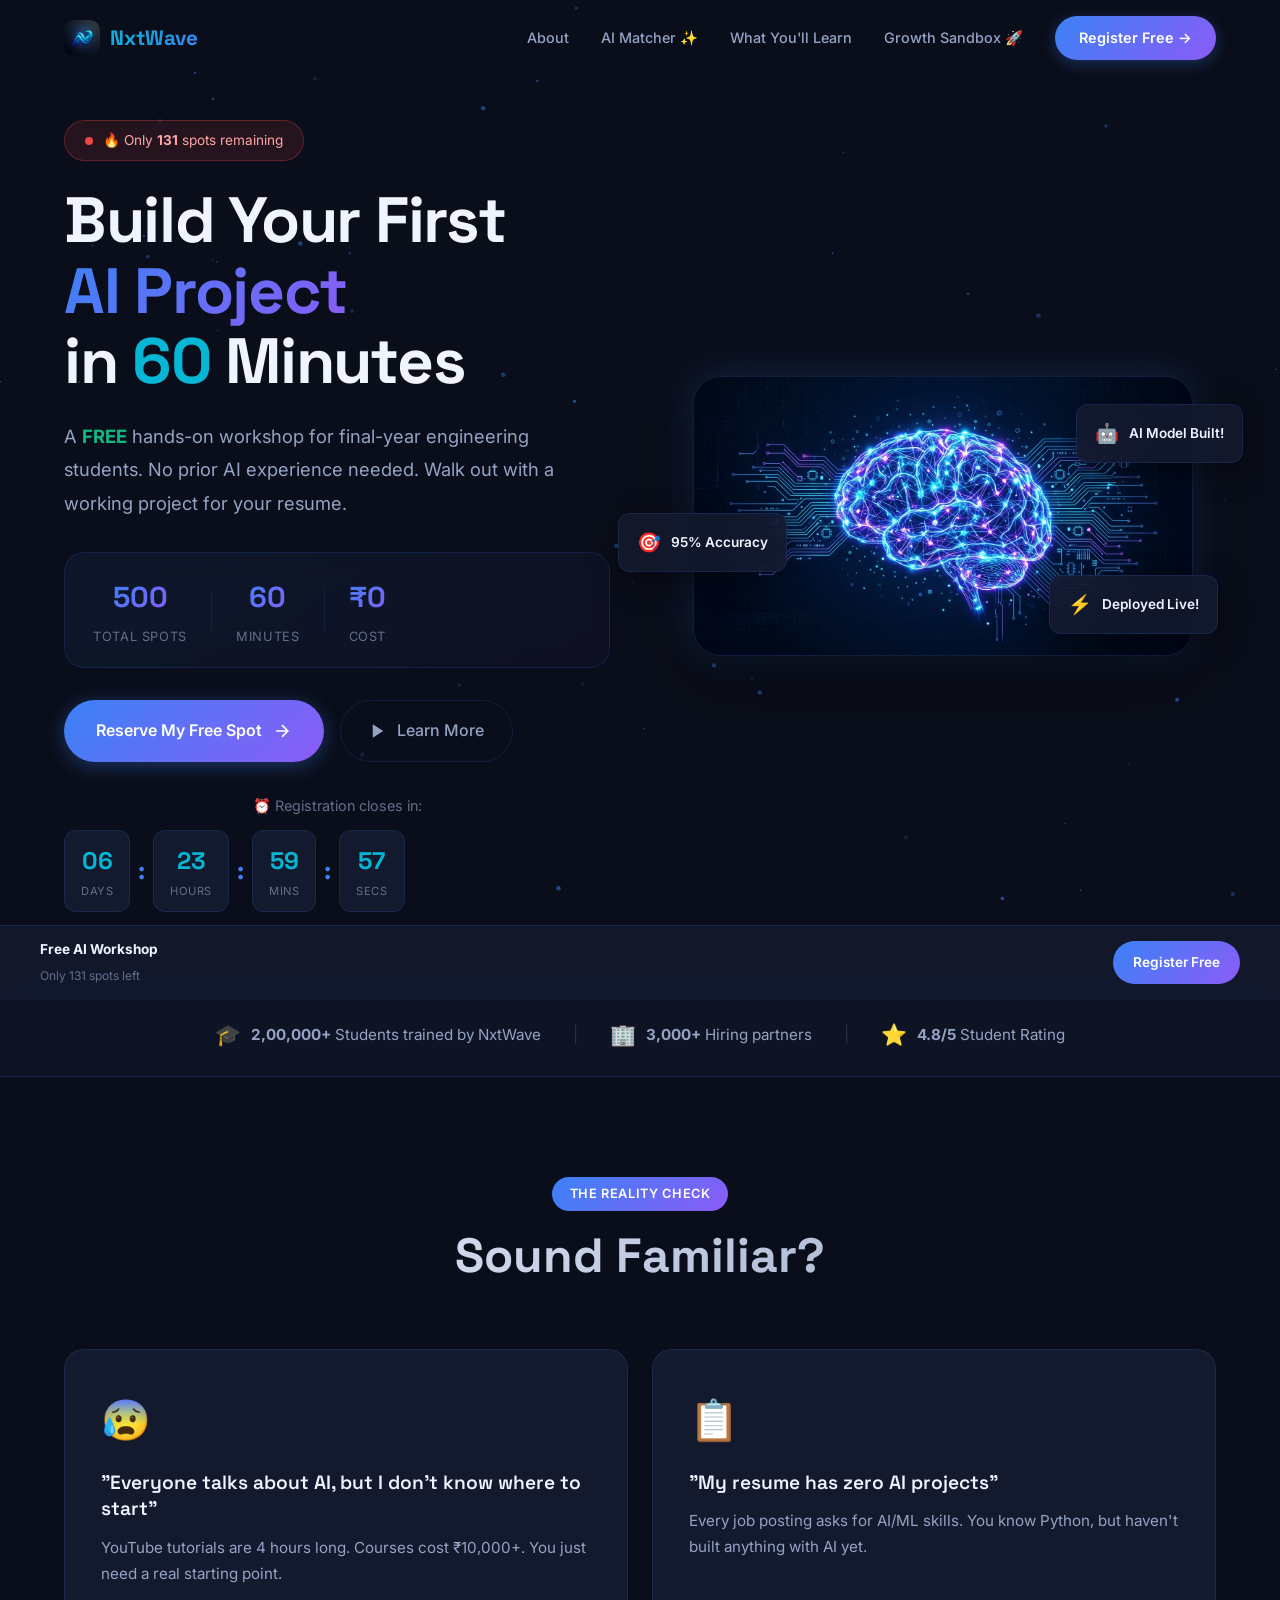
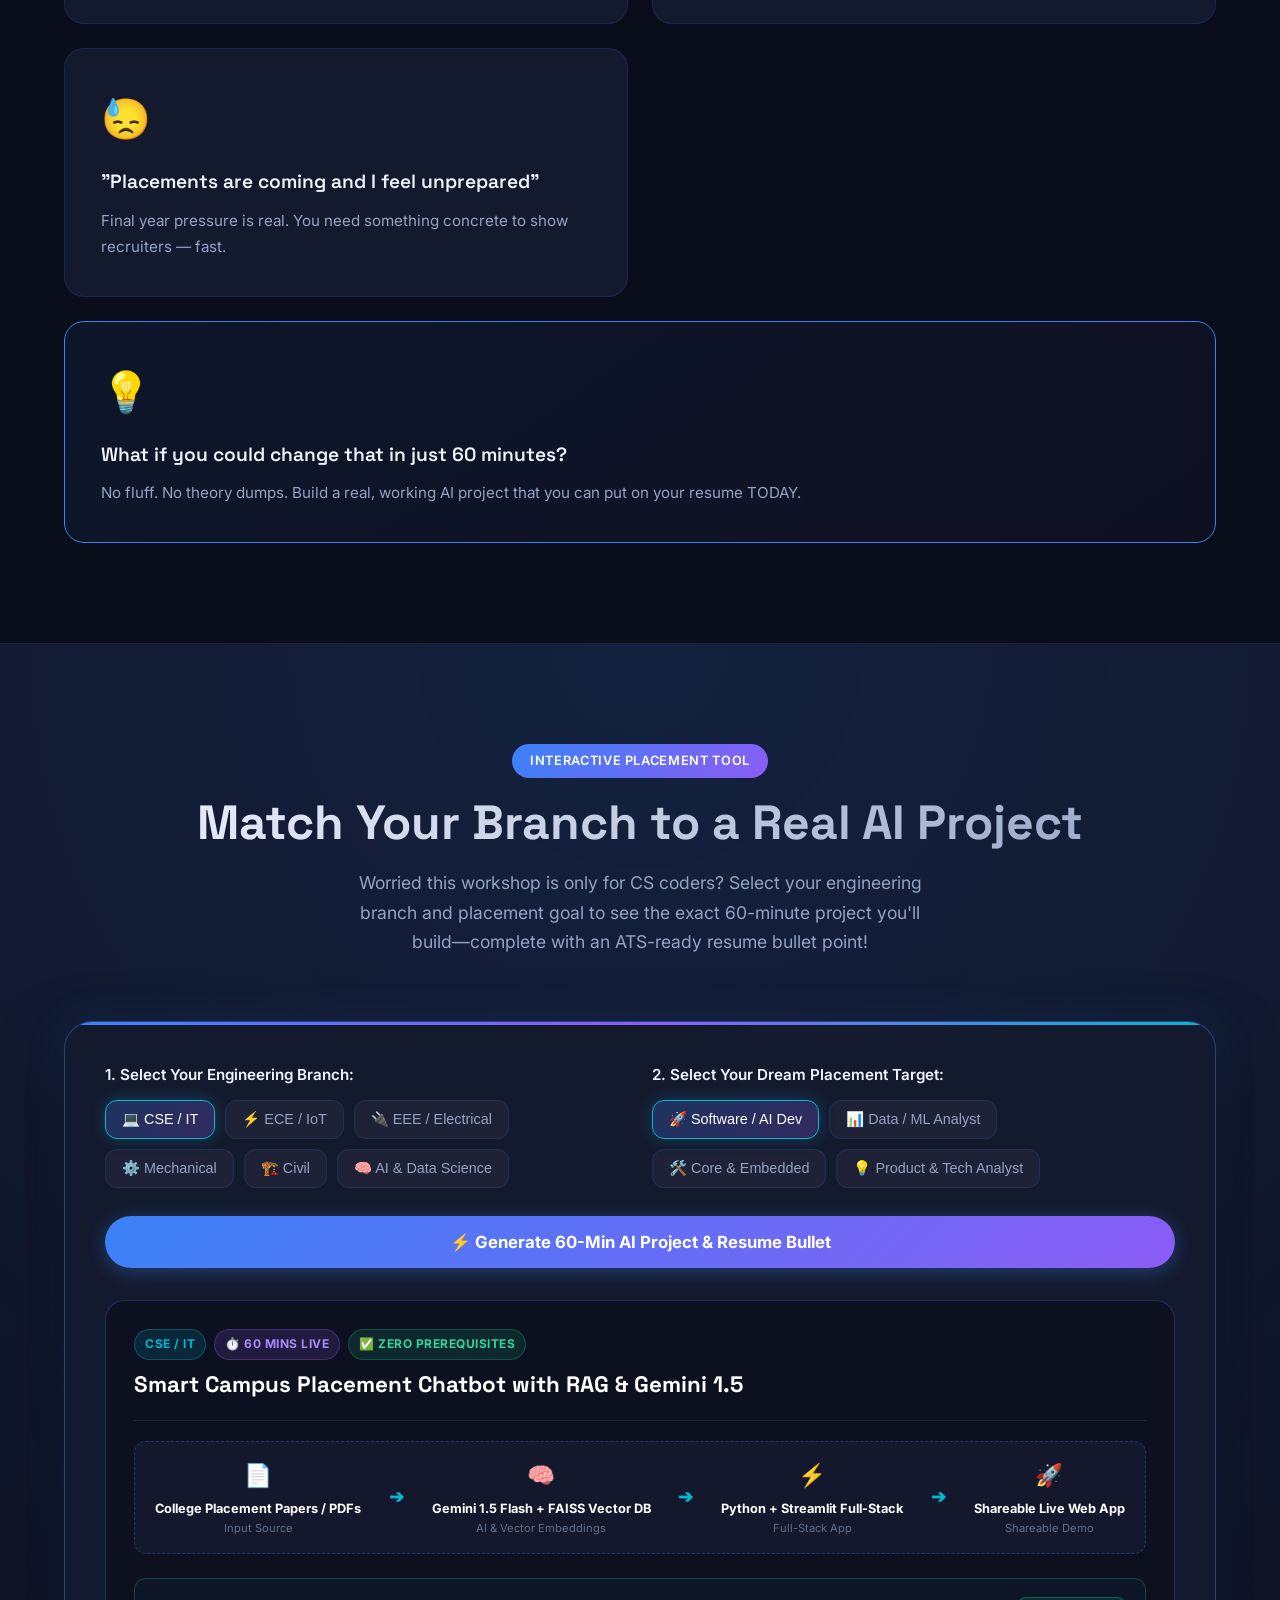
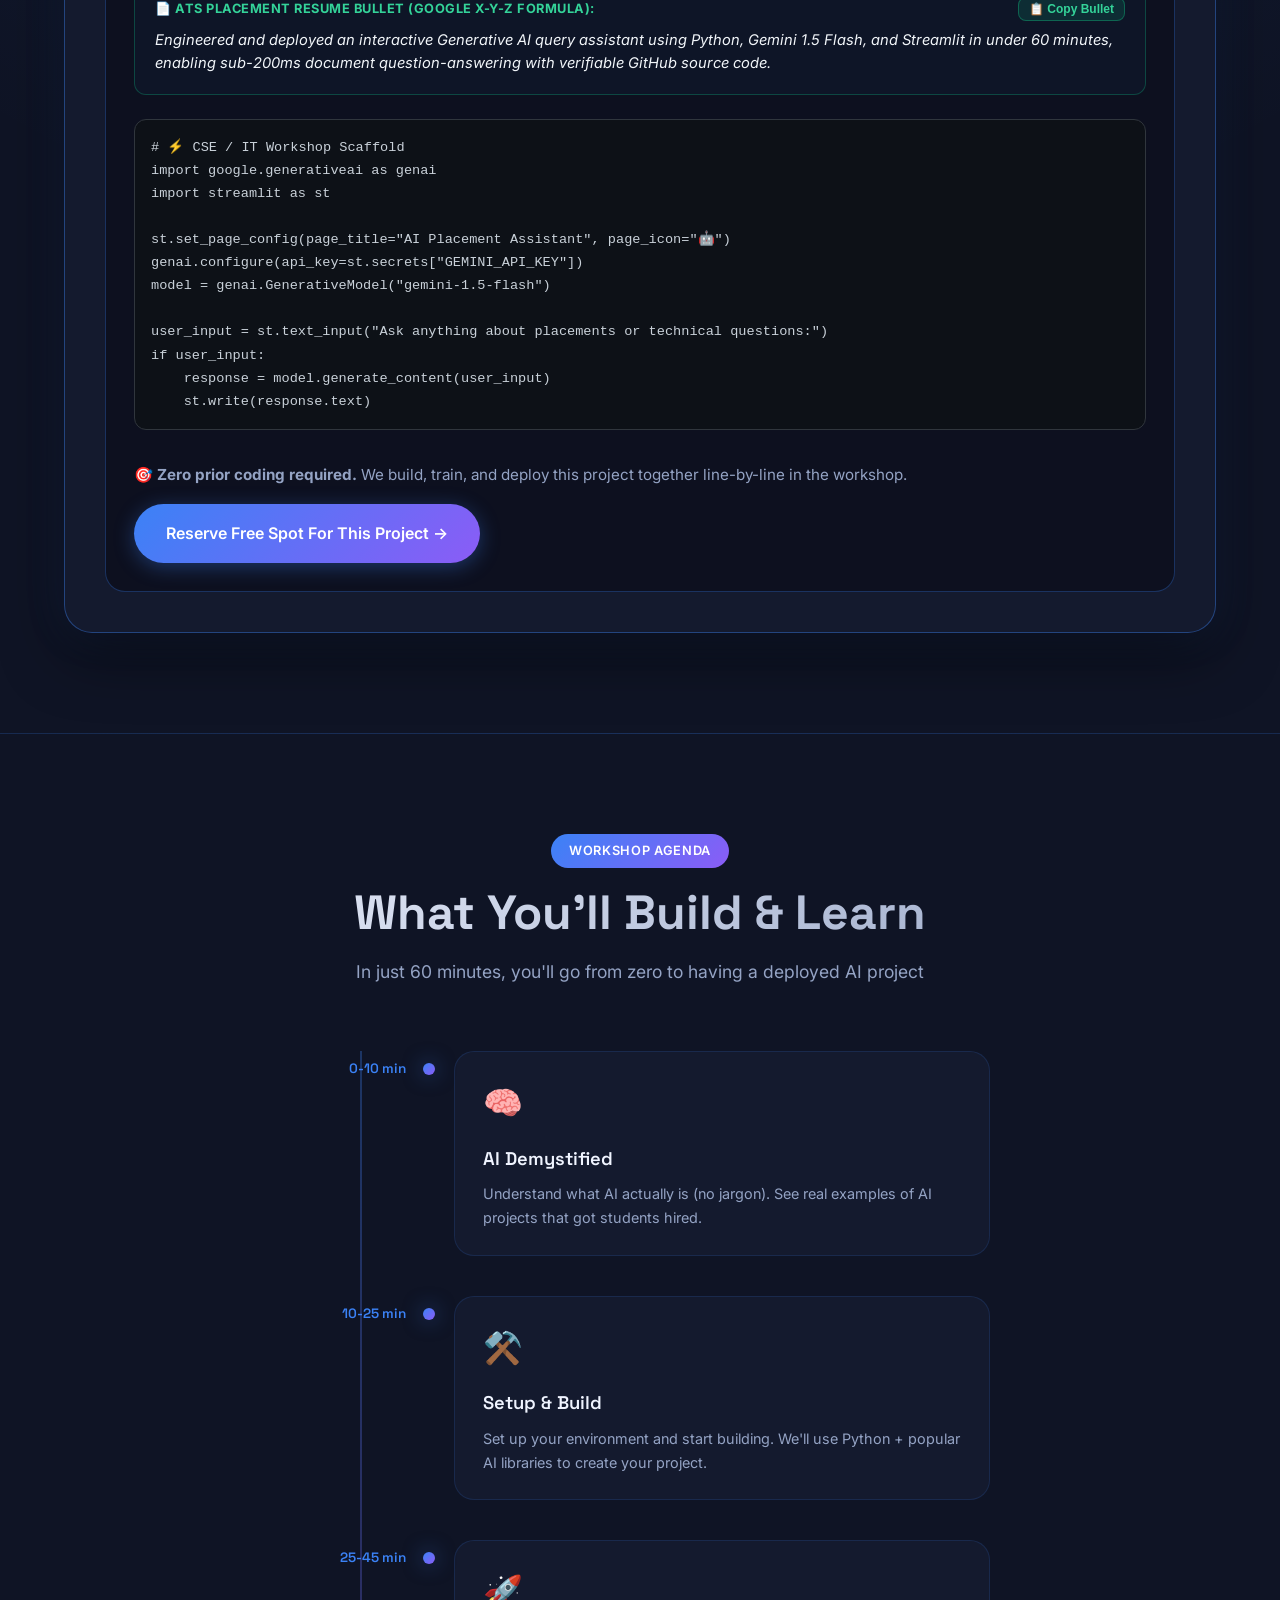
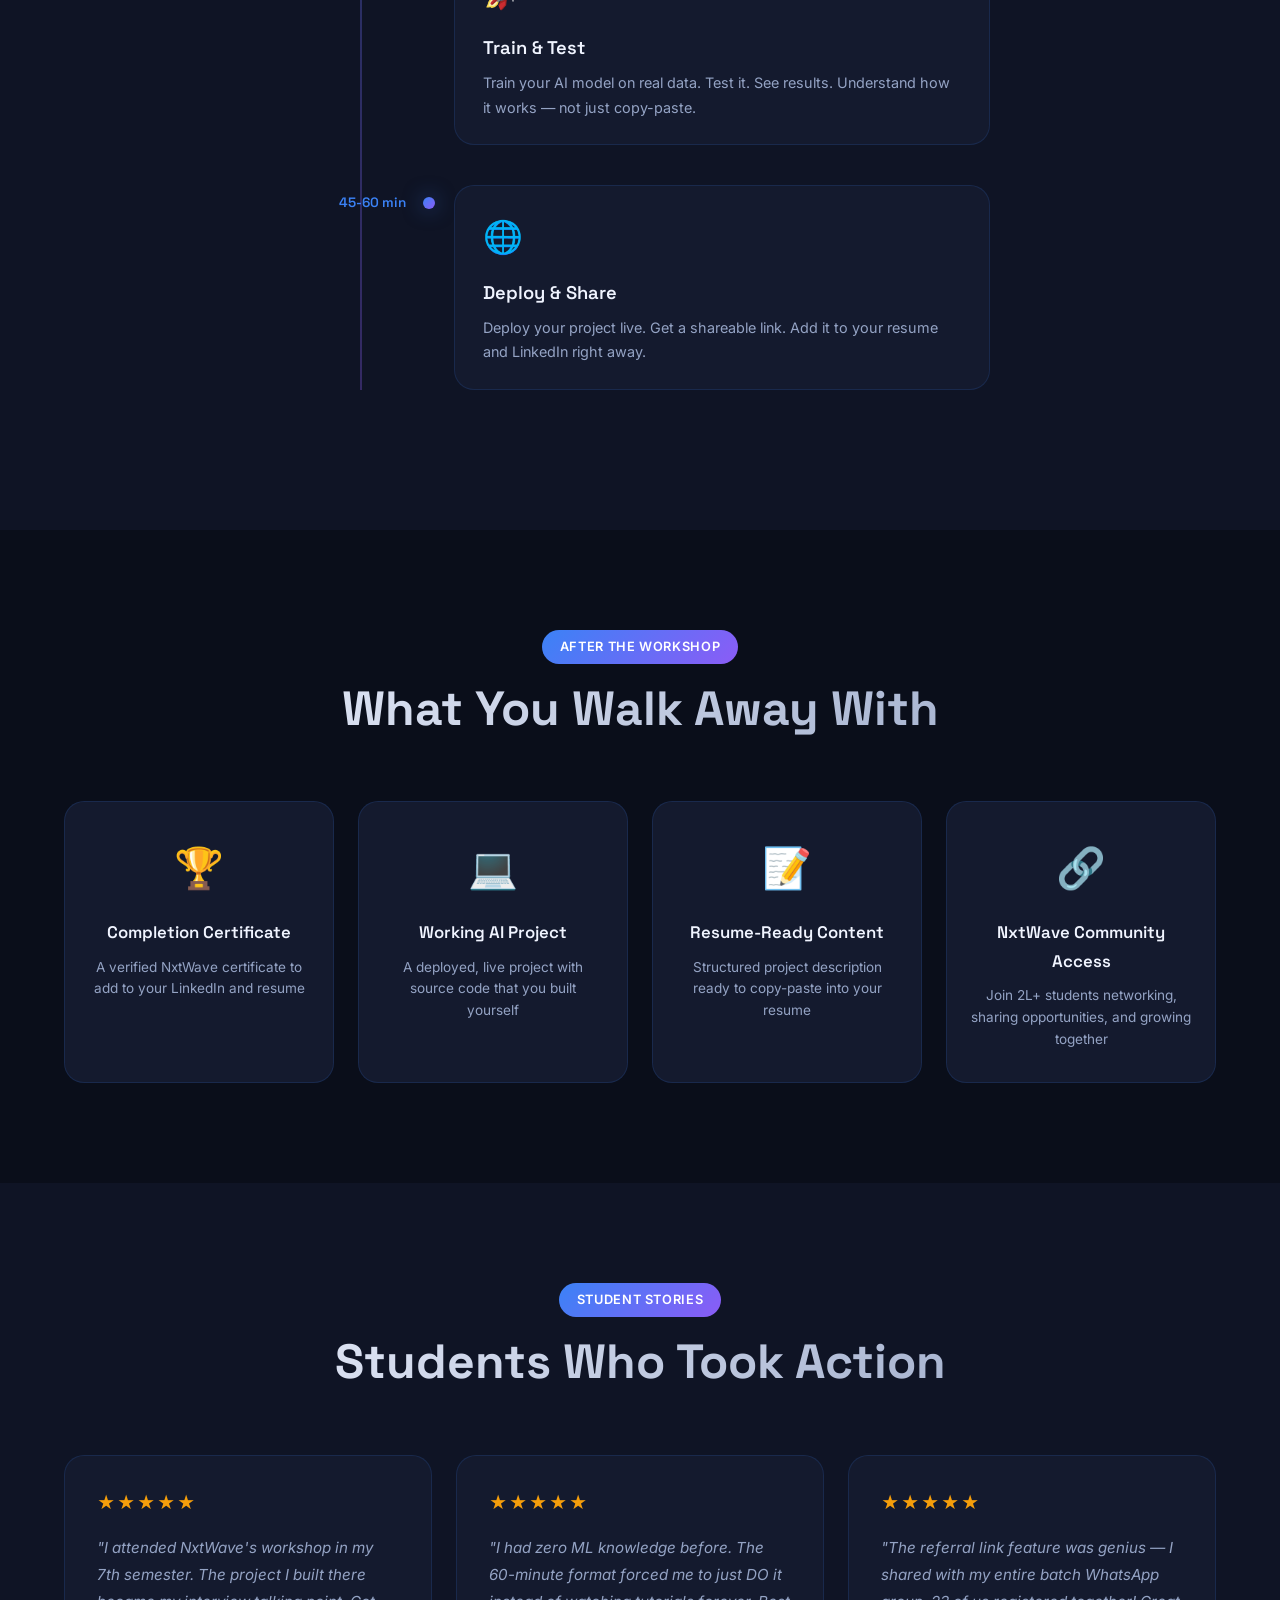
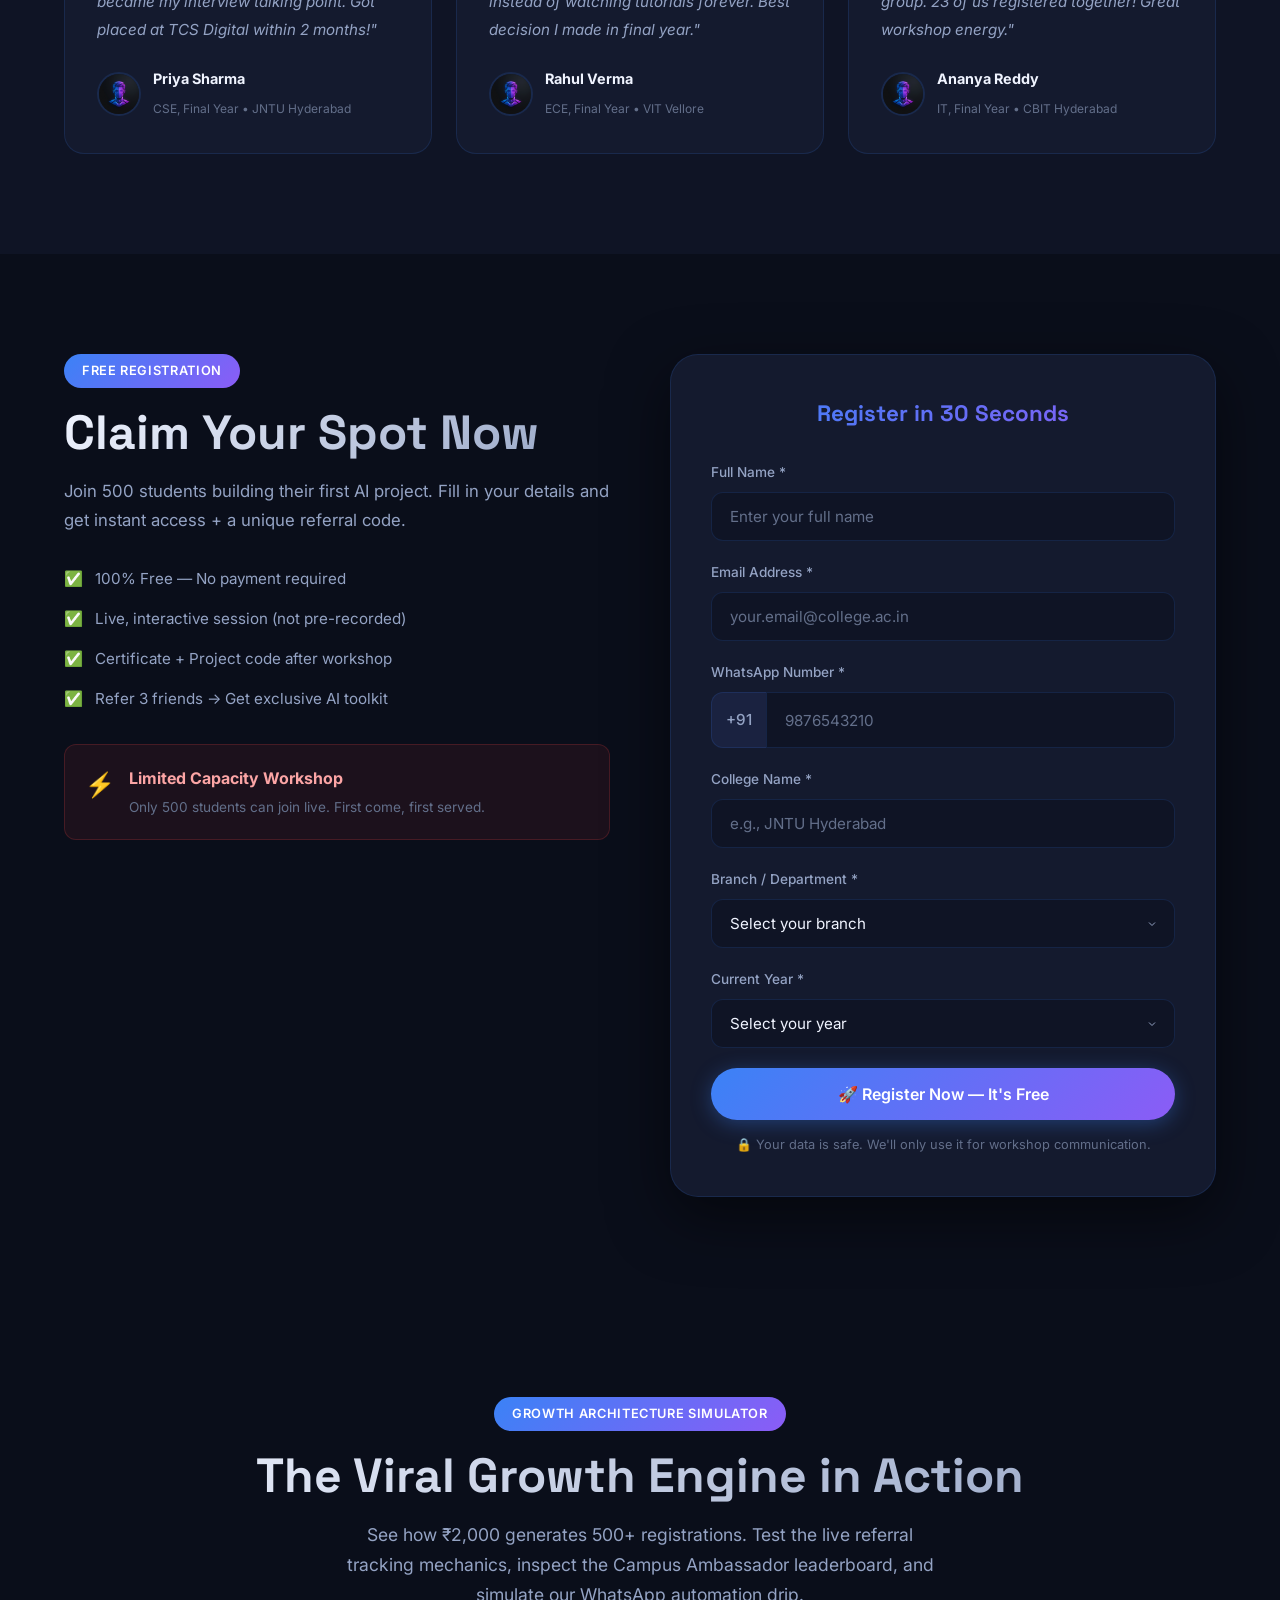
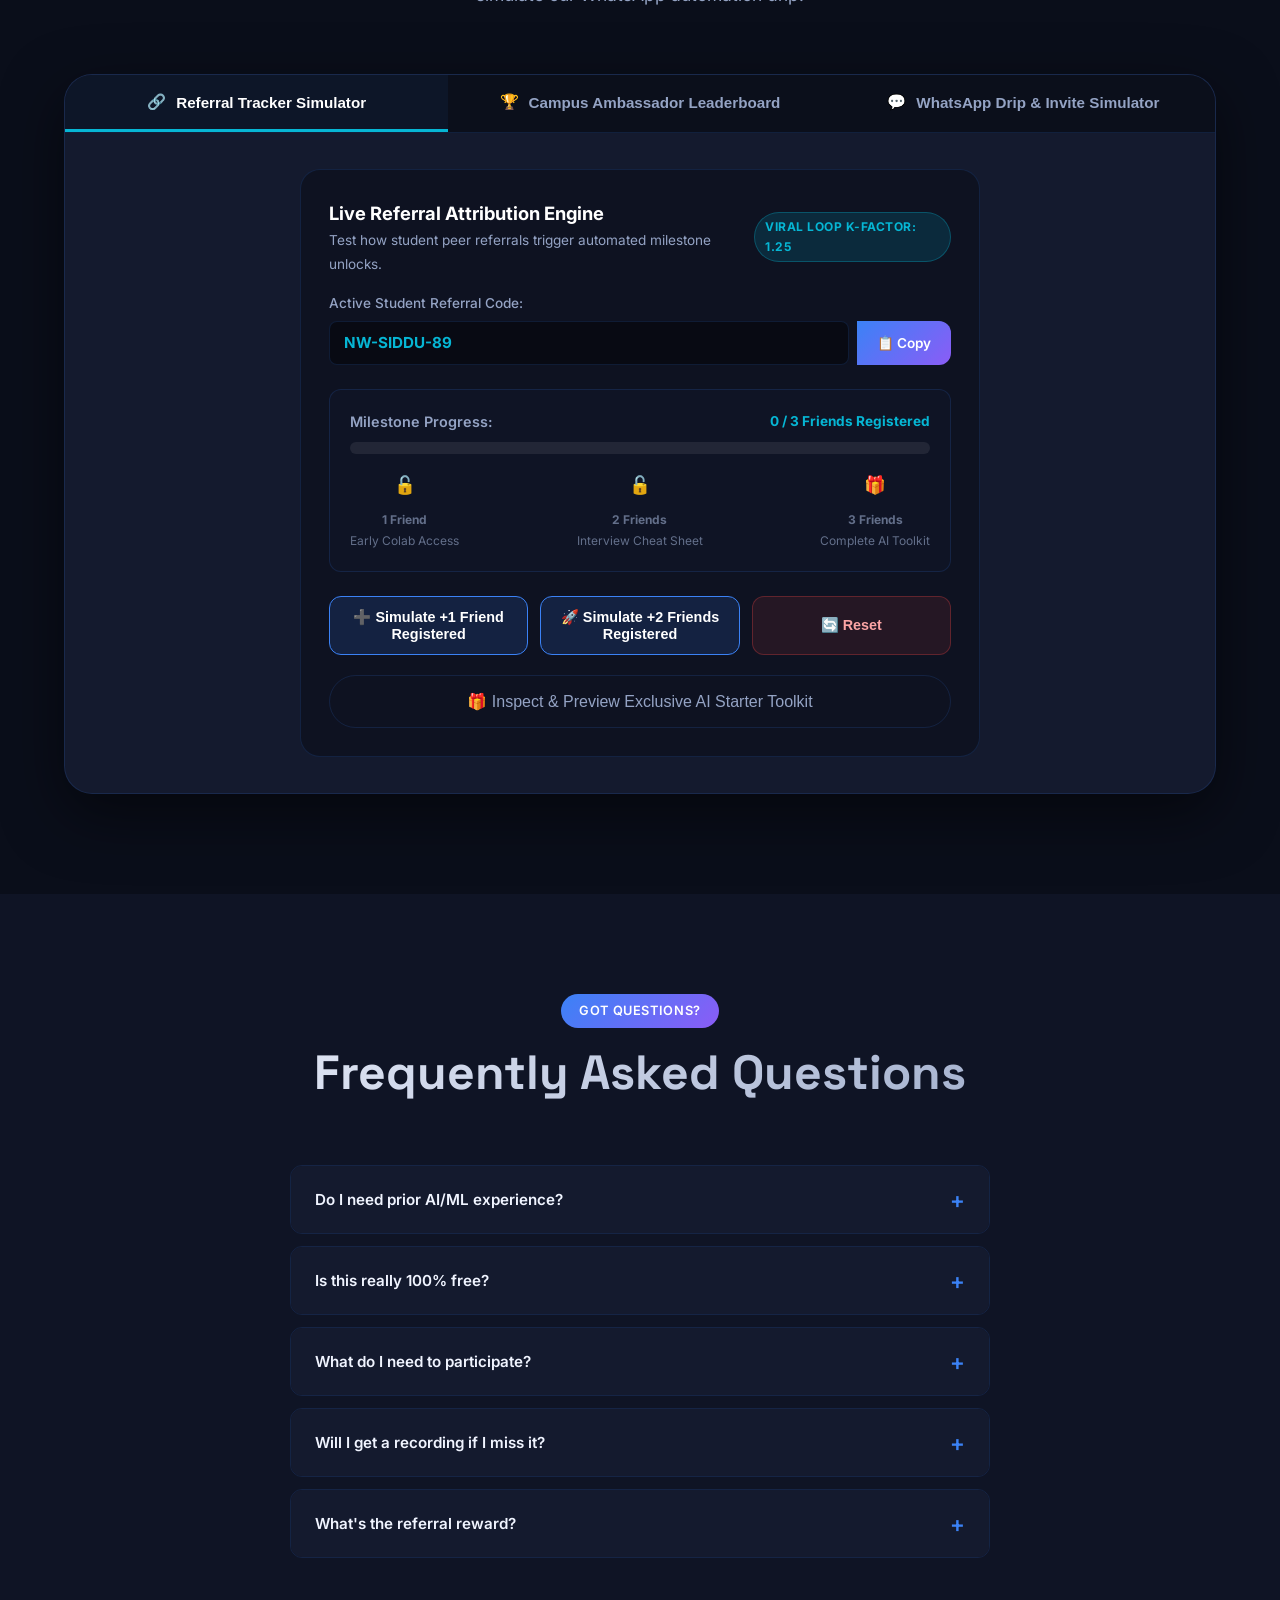
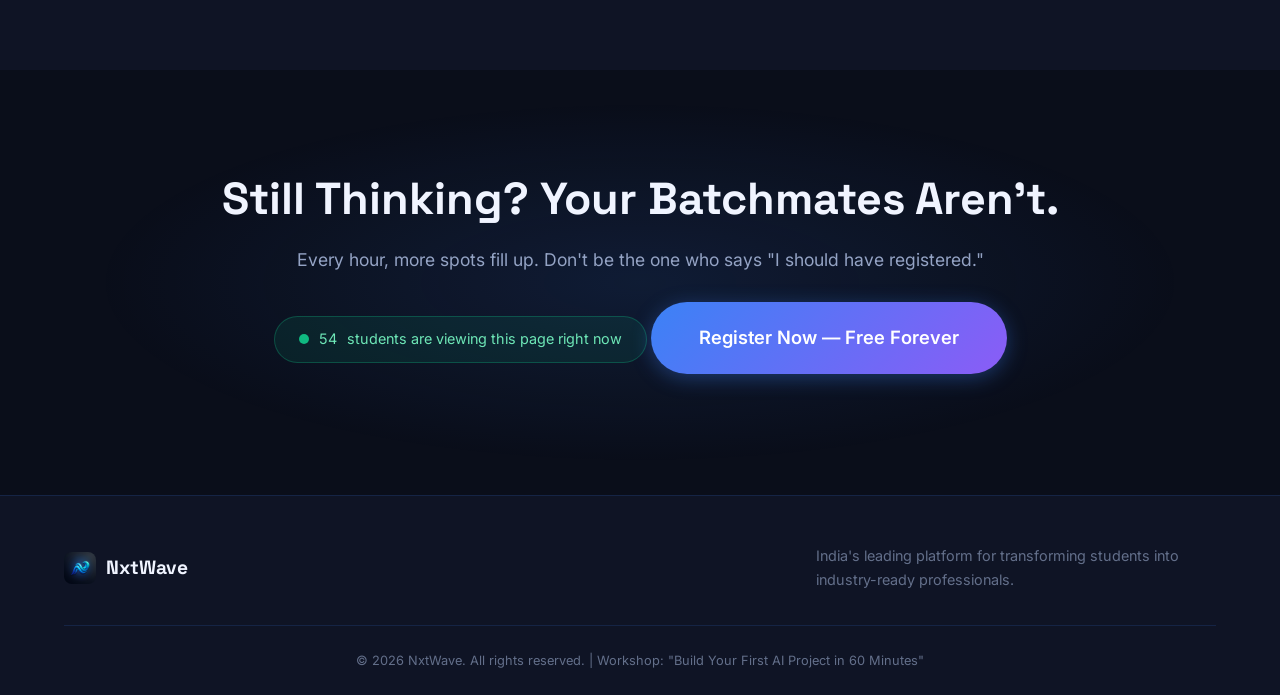
<file: index.html>
<!DOCTYPE html>
<html lang="en">
<head>
    <meta charset="UTF-8">
    <meta http-equiv="refresh" content="0; url=submission/index.html">
    <title>Redirecting to NxtWave Workshop...</title>
    <script>
        window.location.href = "submission/index.html";
    </script>
</head>
<body style="font-family: -apple-system, BlinkMacSystemFont, 'Segoe UI', Roboto, sans-serif; background: #0b0f19; color: #fff; display: flex; align-items: center; justify-content: center; height: 100vh; margin: 0;">
    <p>Redirecting to <a href="submission/index.html" style="color: #6366f1;">NxtWave Workshop Landing Page</a>...</p>
</body>
</html>
</file>
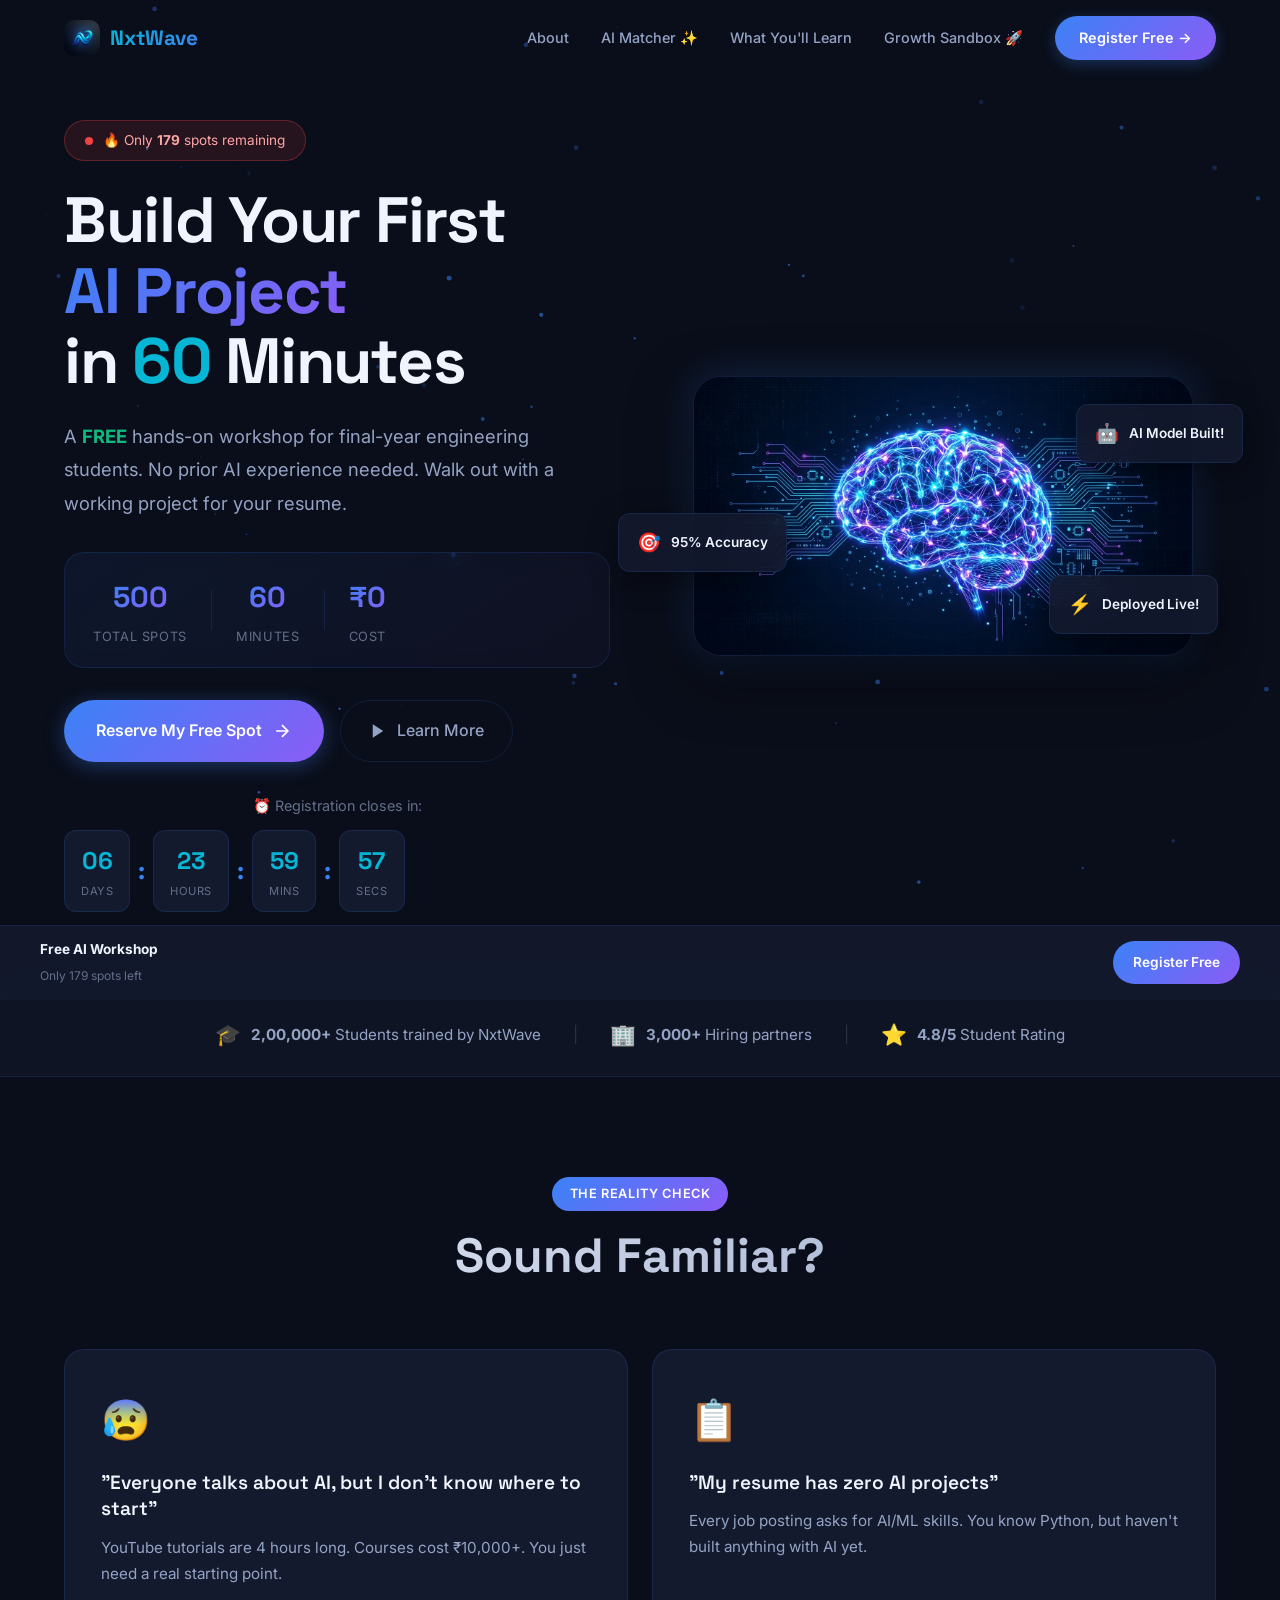
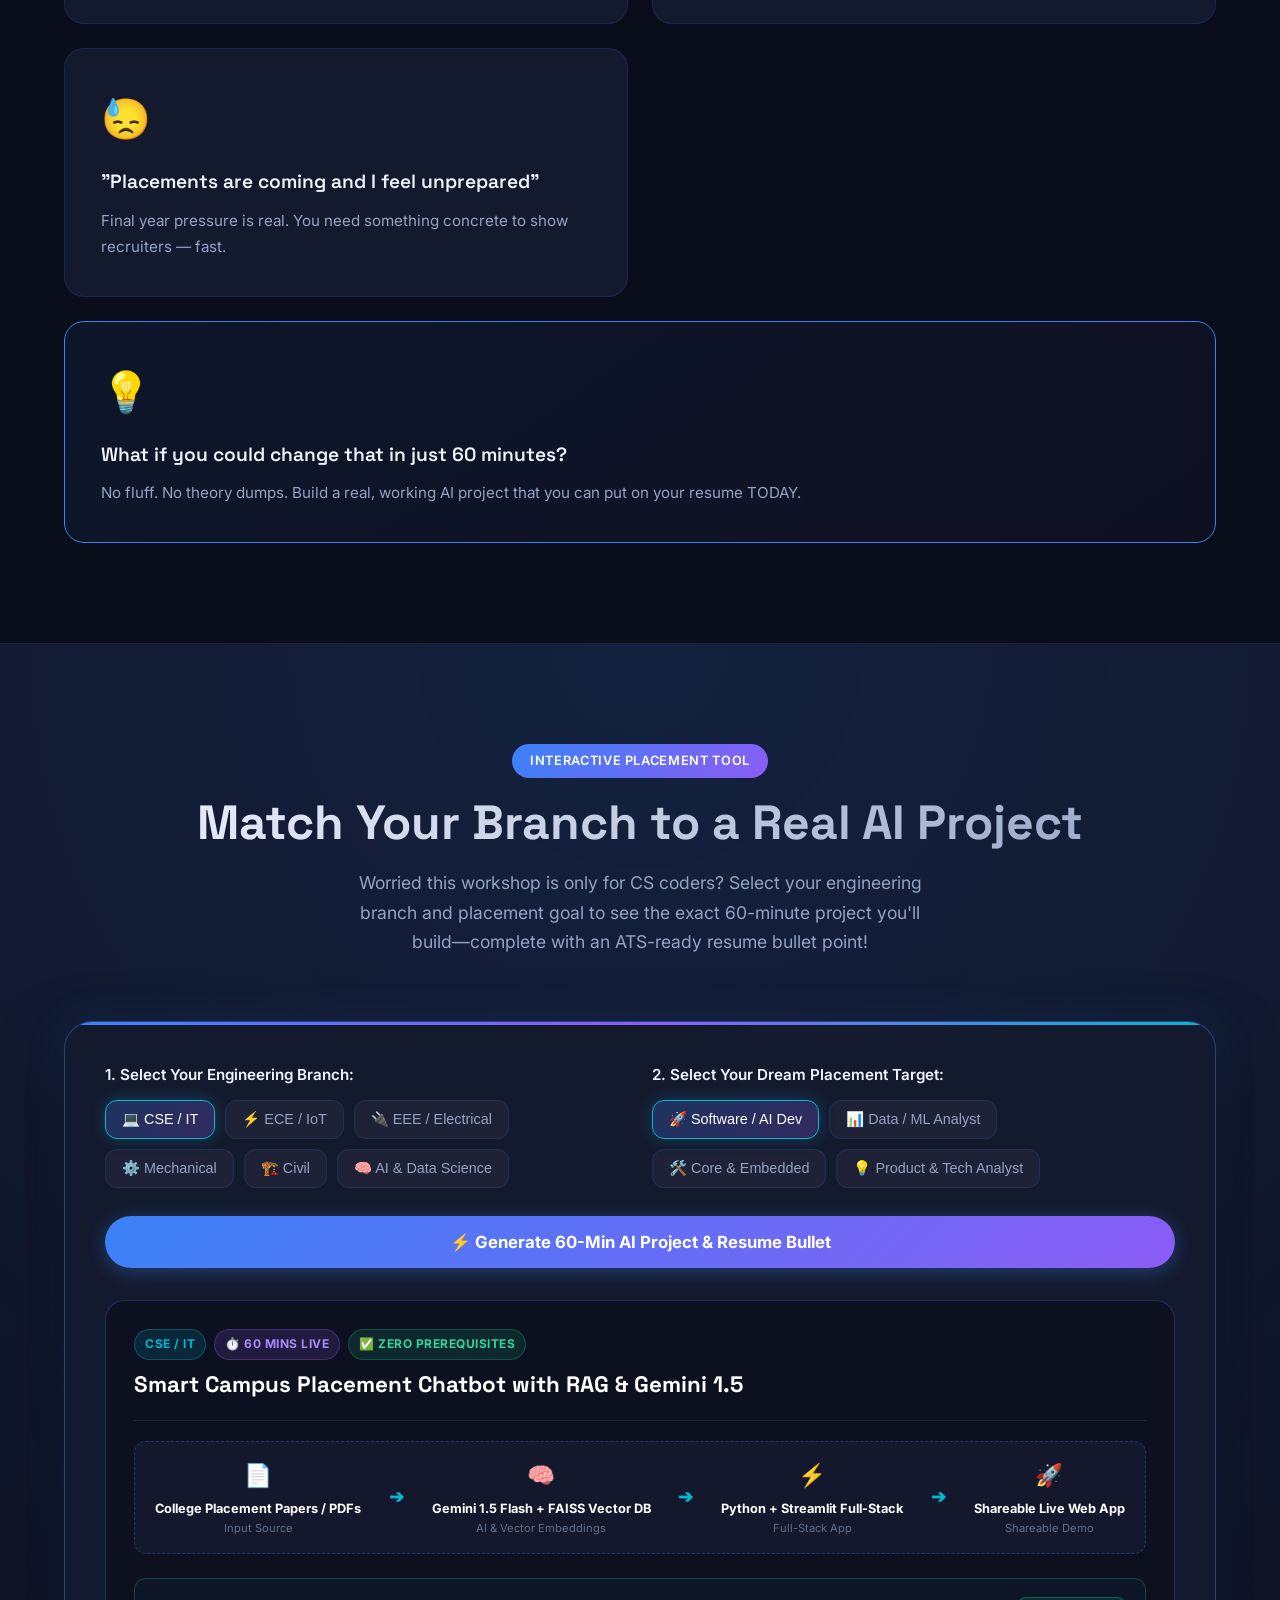
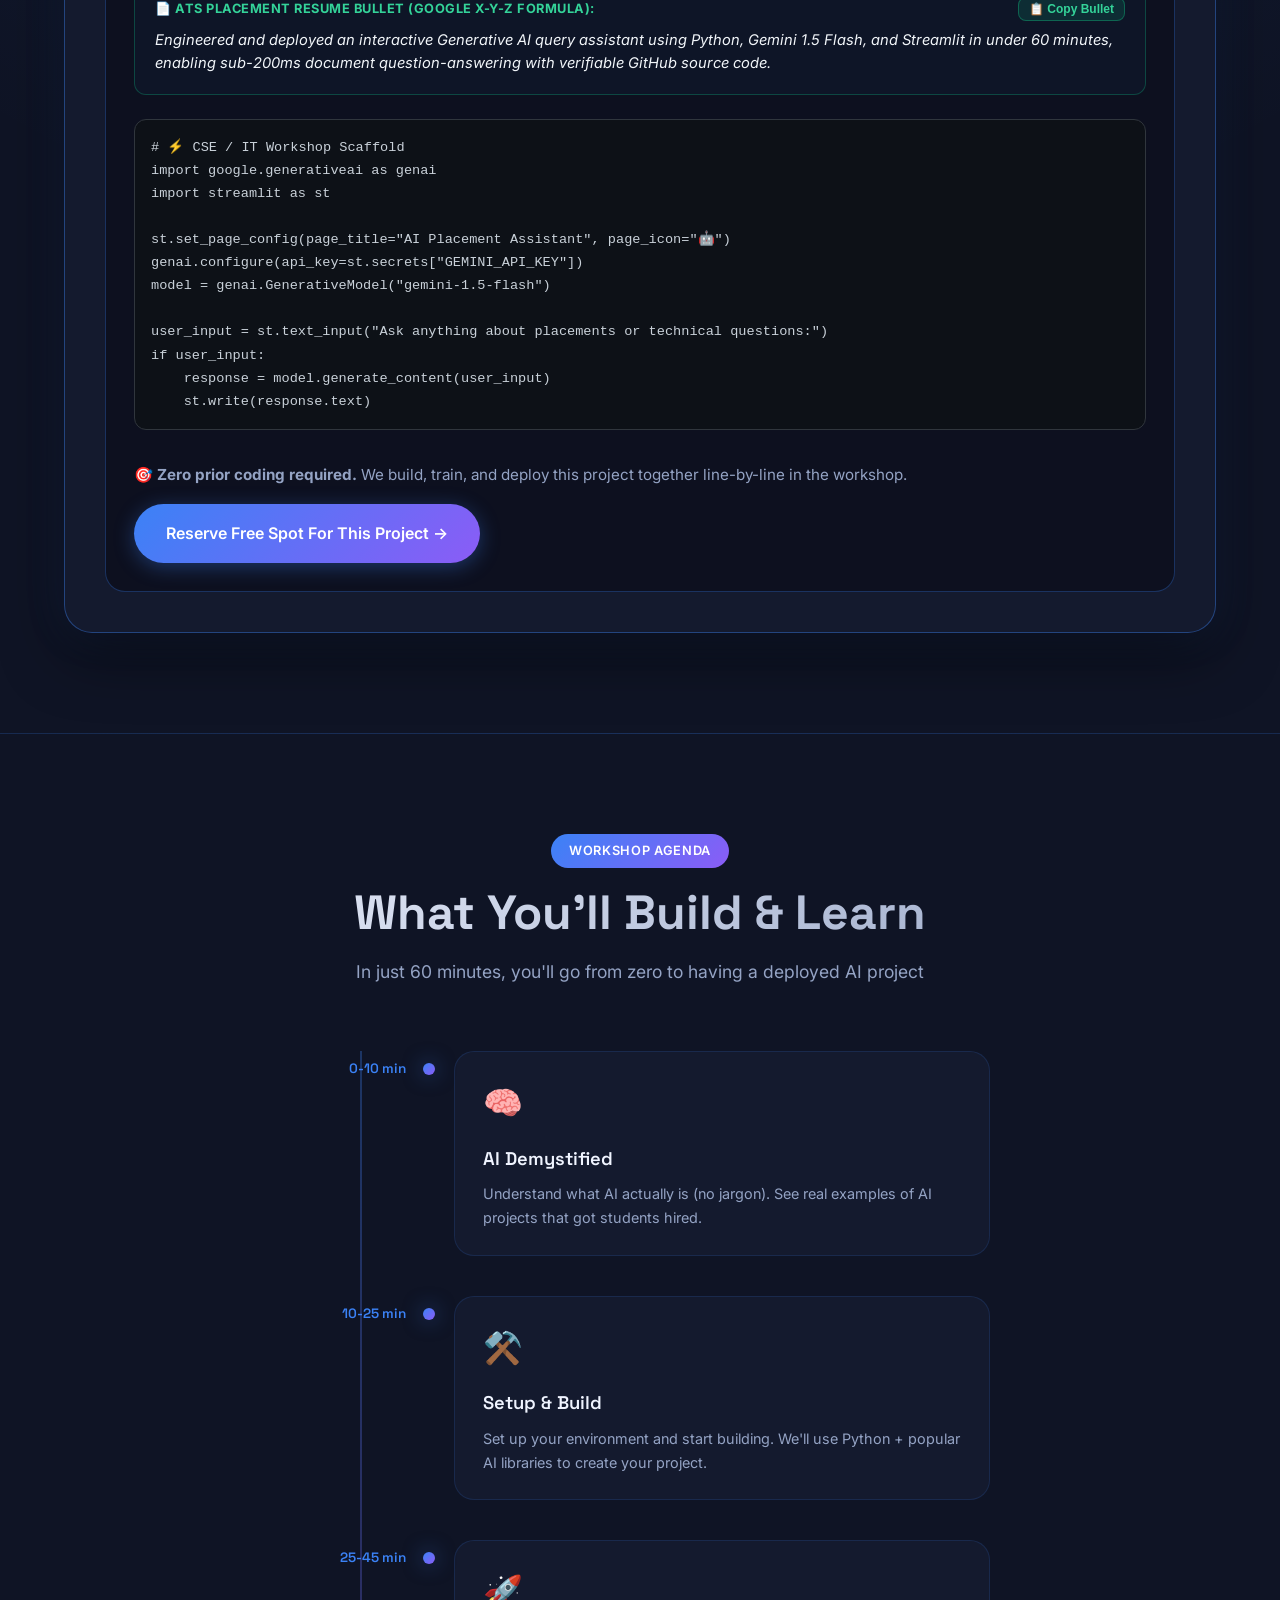
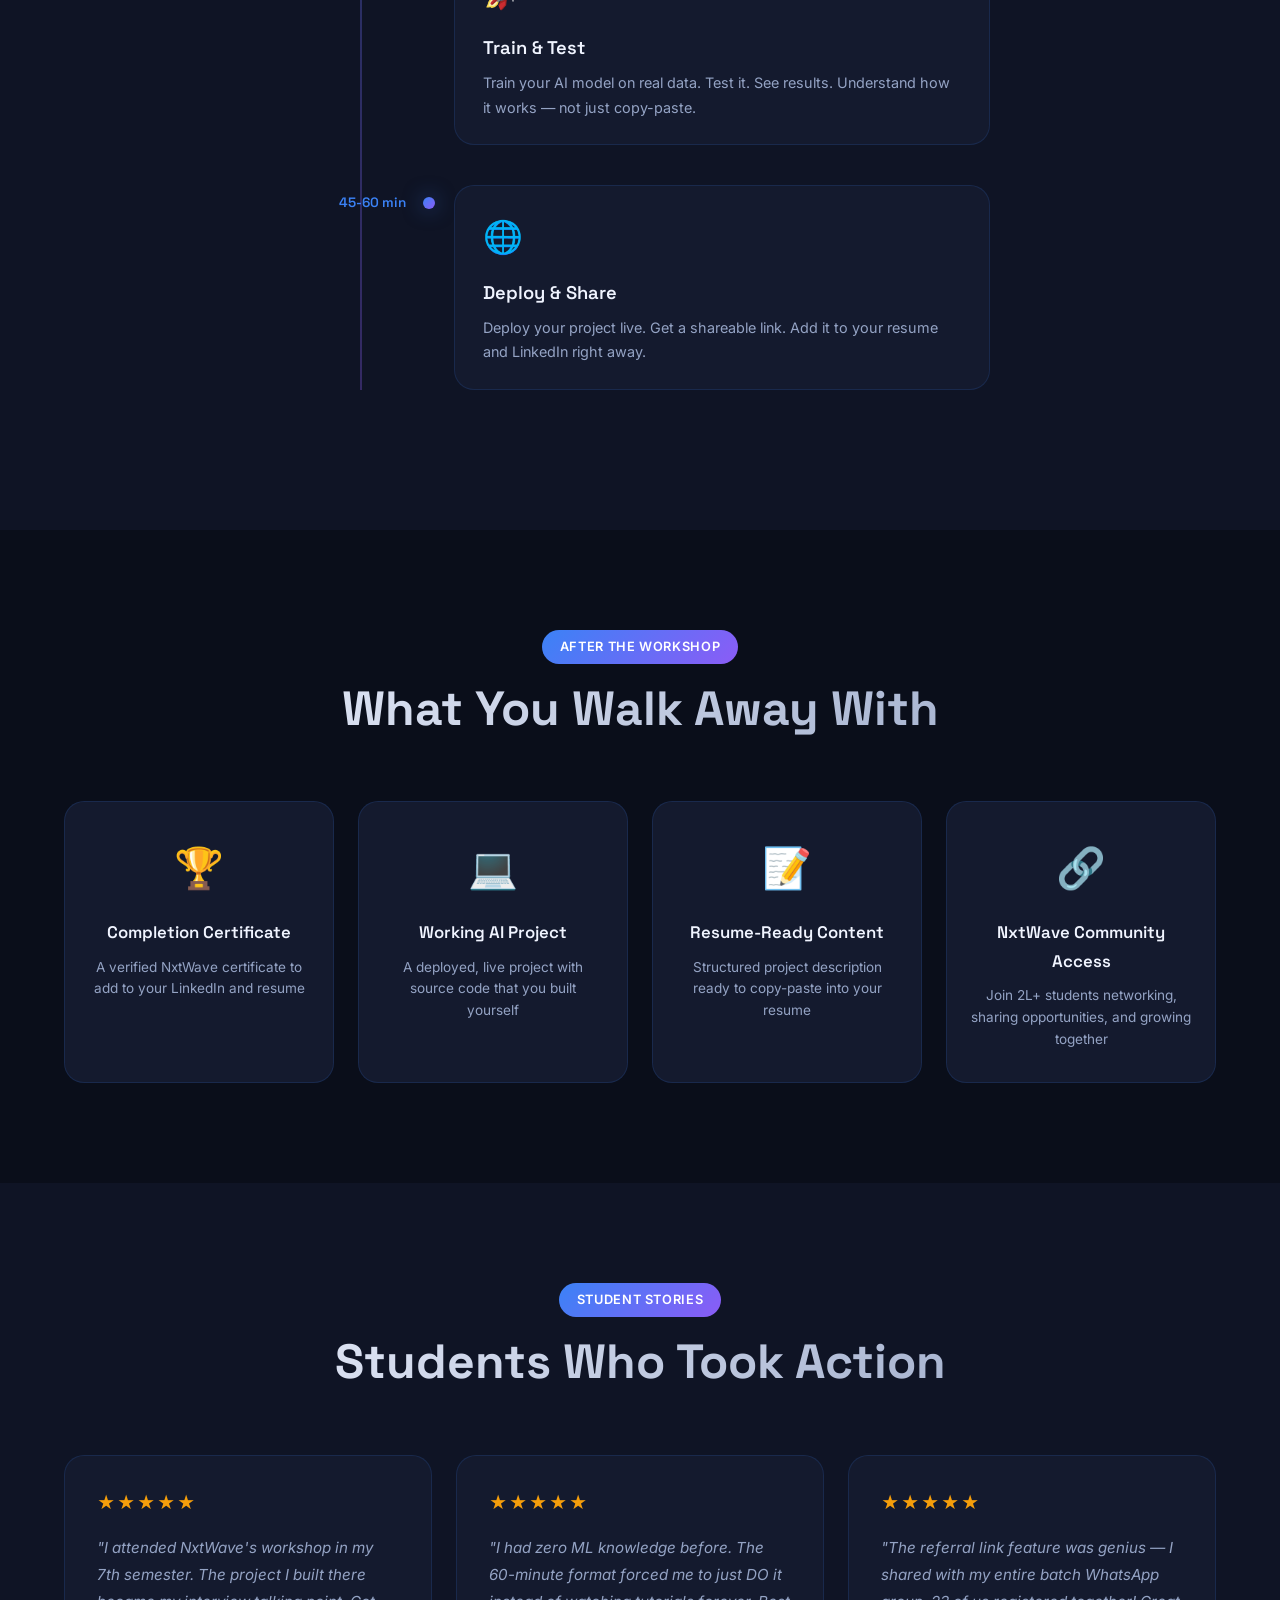
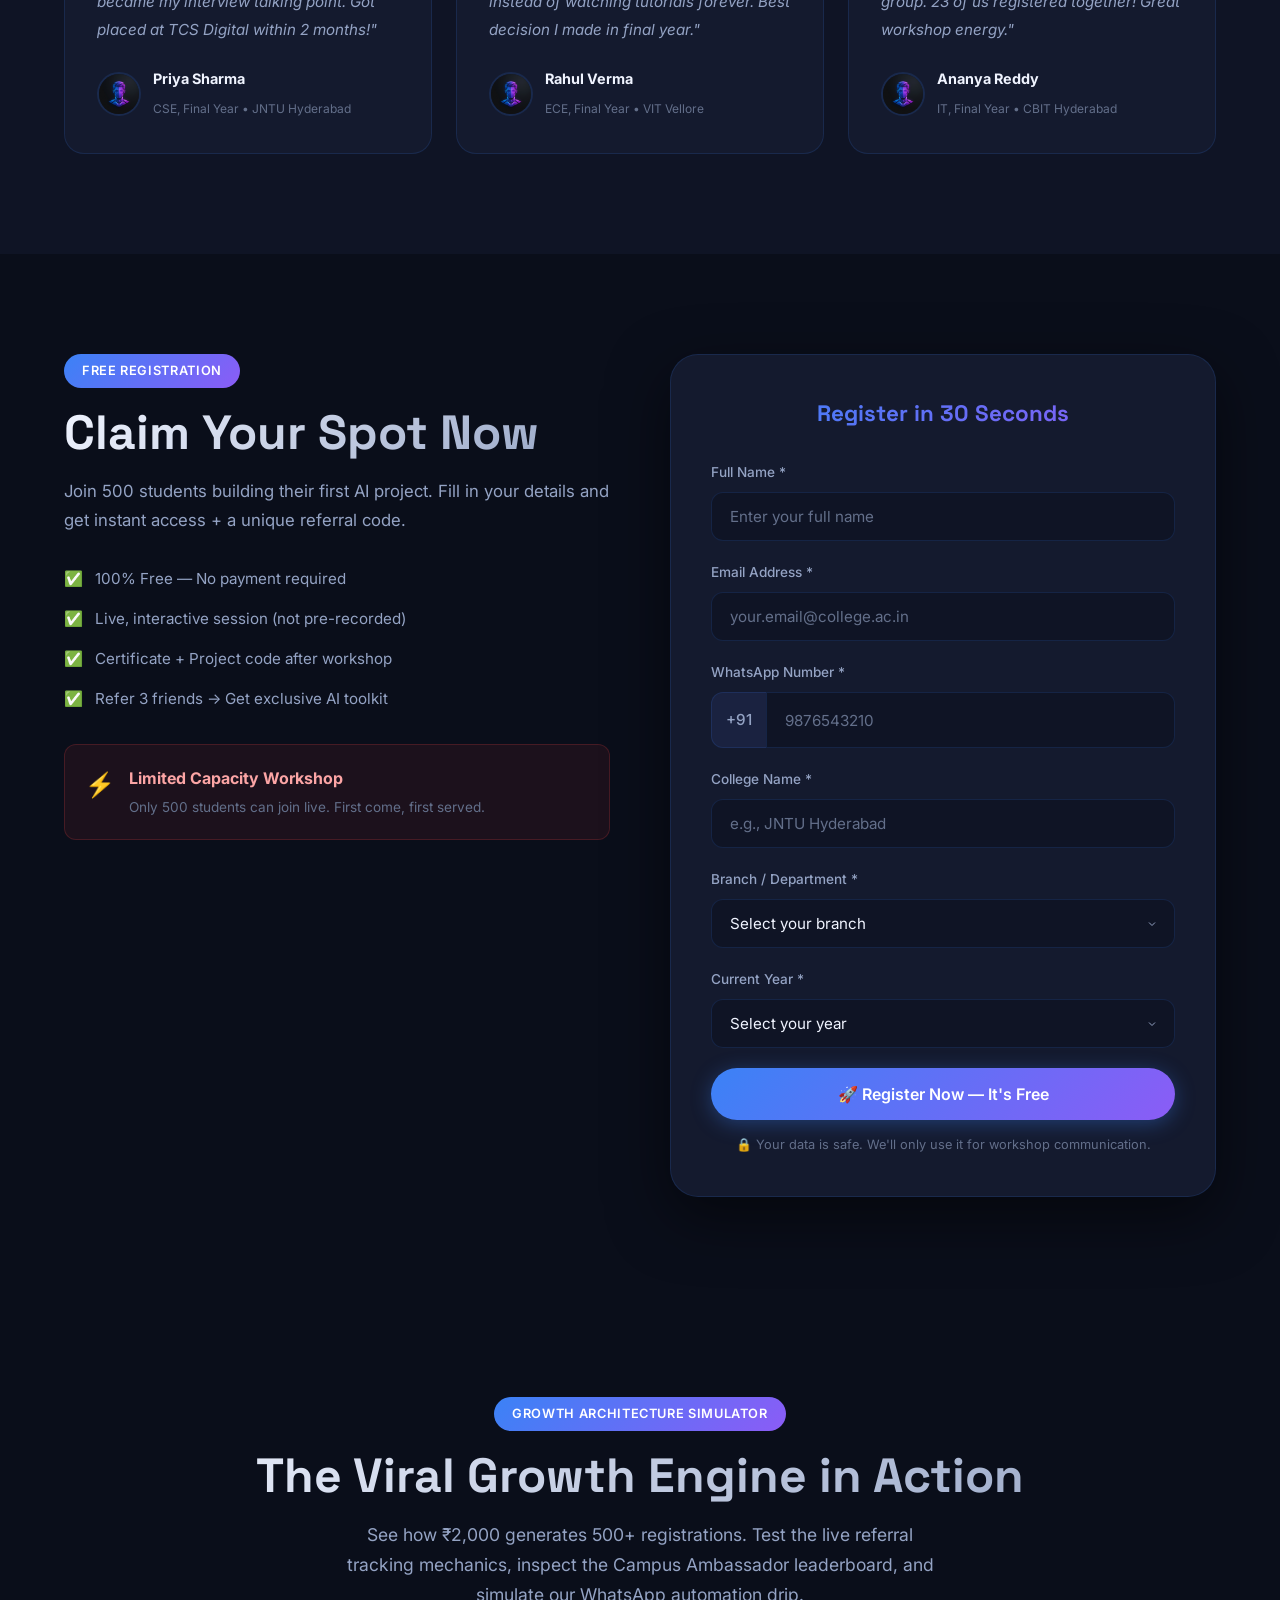
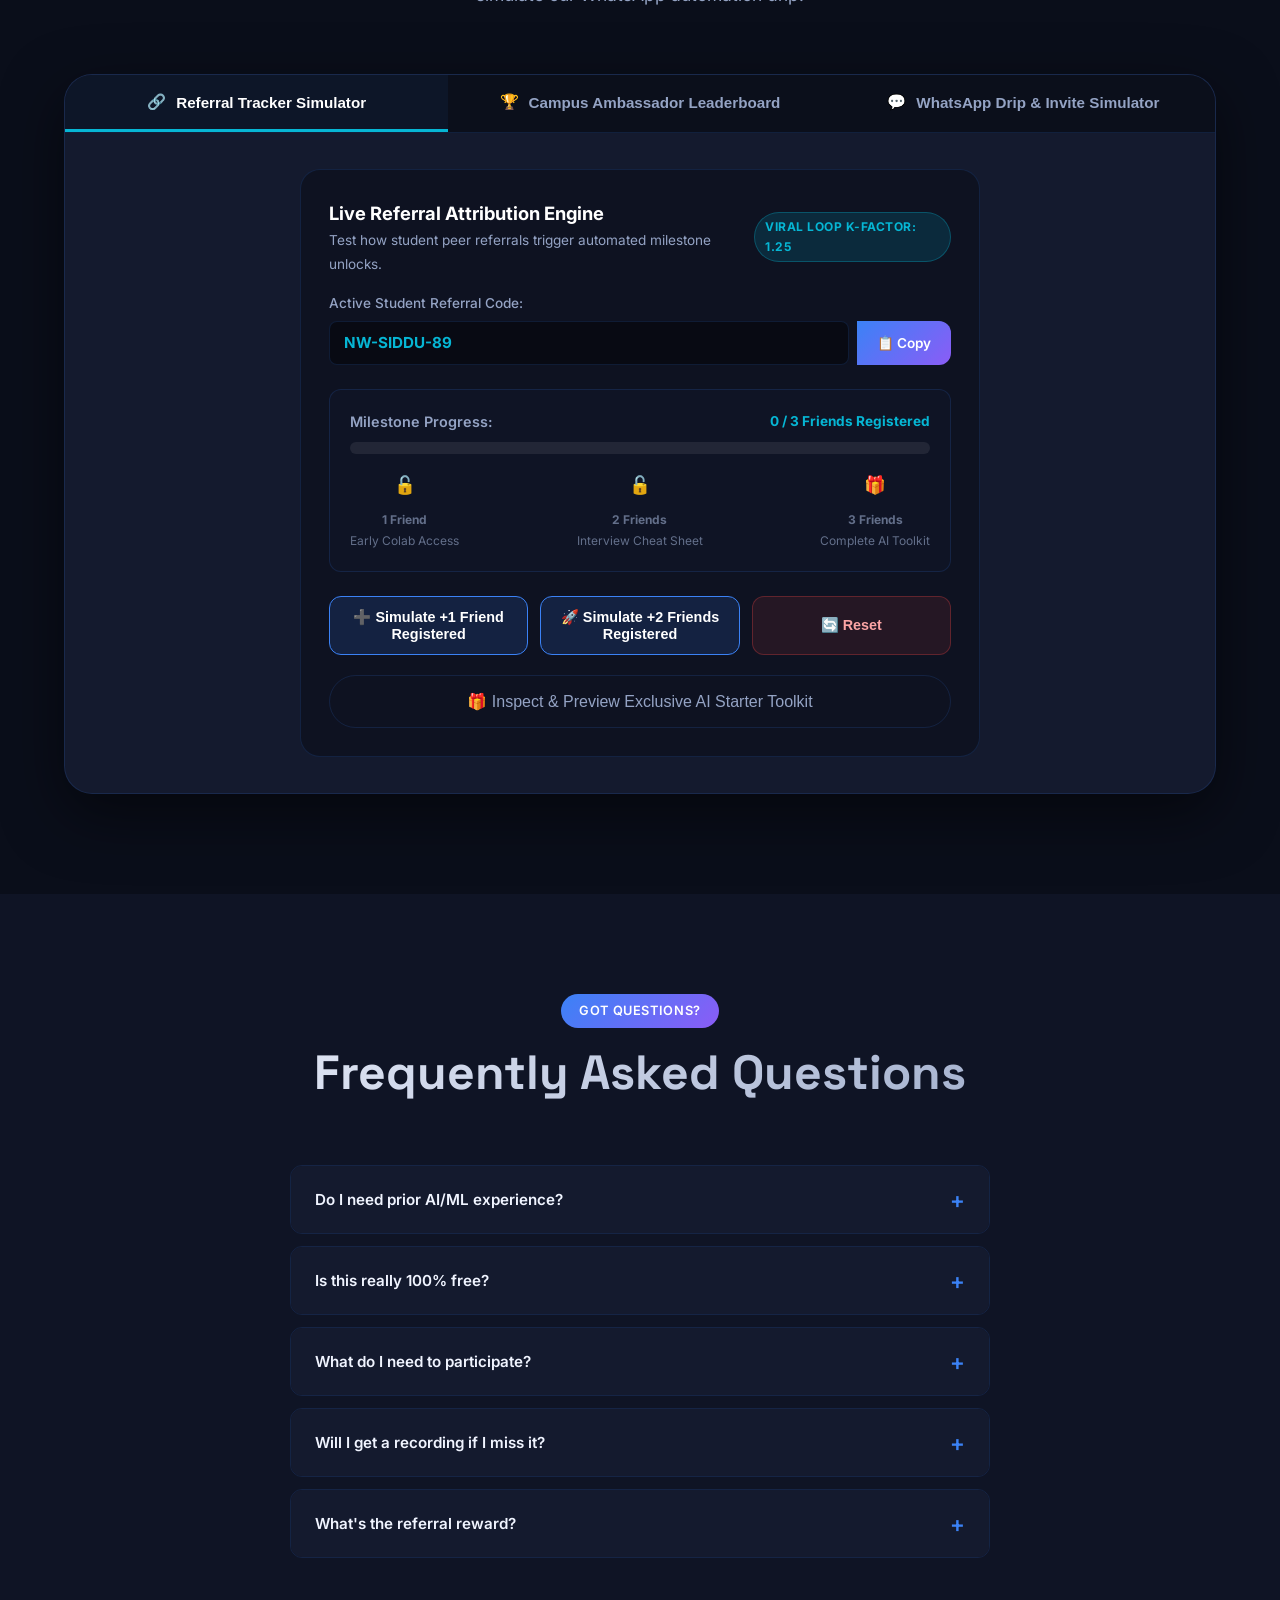
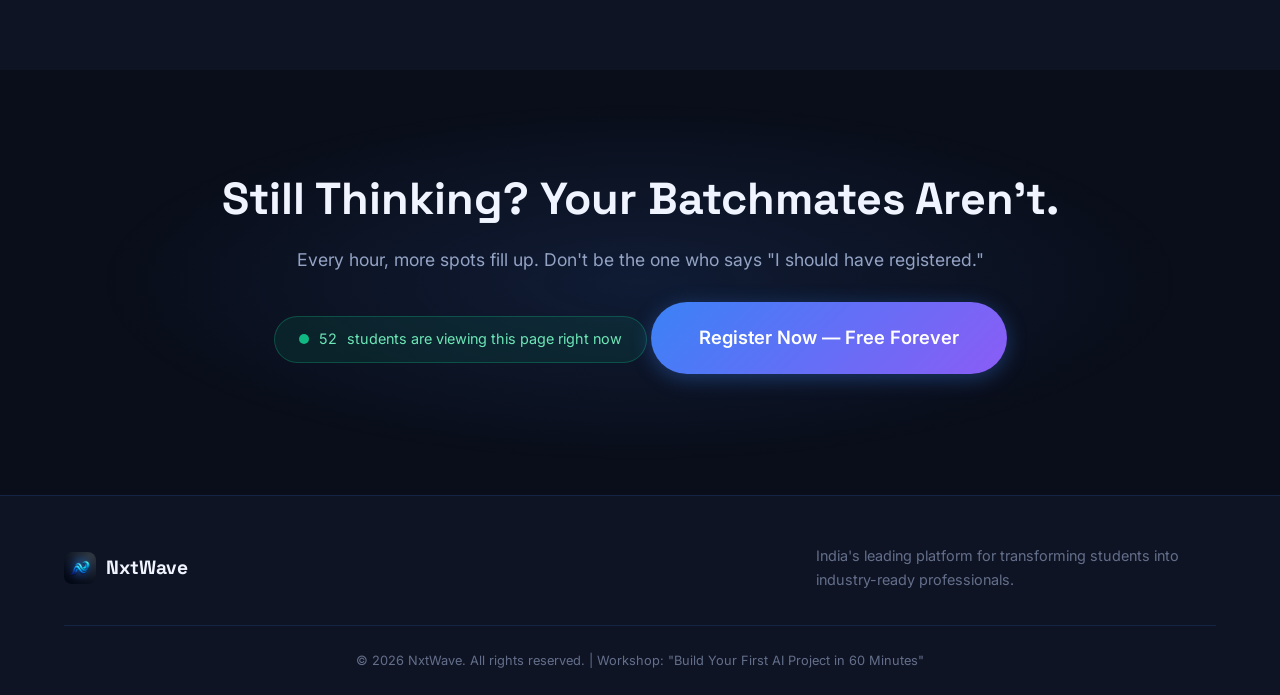
<file: submission/index.html>
<!DOCTYPE html>
<html lang="en">
<head>
    <meta charset="UTF-8">
    <meta name="viewport" content="width=device-width, initial-scale=1.0">
    <title>Build Your First AI Project in 60 Minutes | Free Workshop by NxtWave</title>
    <meta name="description" content="Join 500+ final-year engineering students in this FREE hands-on workshop. Build a real AI project in just 60 minutes. Limited spots available!">
    <meta name="keywords" content="AI workshop, free AI project, engineering students, NxtWave, machine learning, final year project">
    <meta property="og:title" content="Build Your First AI Project in 60 Minutes | Free Workshop">
    <meta property="og:description" content="FREE hands-on AI workshop for engineering students. Build a real AI project in 60 minutes. Limited spots!">
    <meta property="og:type" content="website">
    <link rel="preconnect" href="https://fonts.googleapis.com">
    <link rel="preconnect" href="https://fonts.gstatic.com" crossorigin>
    <link href="https://fonts.googleapis.com/css2?family=Inter:wght@300;400;500;600;700;800;900&family=Space+Grotesk:wght@400;500;600;700&display=swap" rel="stylesheet">
    <link rel="stylesheet" href="styles.css">
</head>
<body>
    <!-- Particle Canvas Background -->
    <canvas id="particleCanvas"></canvas>

    <!-- Floating Navigation -->
    <nav class="navbar" id="navbar">
        <div class="nav-container">
            <div class="nav-logo">
                <img src="logo.jpg" alt="NxtWave" class="logo-img">
                <span class="logo-text">NxtWave</span>
            </div>
            <div class="nav-links">
                <a href="#about" class="nav-link">About</a>
                <a href="#matcher" class="nav-link">AI Matcher ✨</a>
                <a href="#learn" class="nav-link">What You'll Learn</a>
                <a href="#growth-engine" class="nav-link">Growth Sandbox 🚀</a>
                <a href="#register" class="nav-cta">Register Free →</a>
            </div>
            <button class="mobile-menu-btn" id="mobileMenuBtn" aria-label="Toggle menu">
                <span></span><span></span><span></span>
            </button>
        </div>
        <!-- Mobile Menu -->
        <div class="mobile-menu" id="mobileMenu">
            <a href="#about" class="mobile-link">About</a>
            <a href="#matcher" class="mobile-link">AI Project Matcher ✨</a>
            <a href="#learn" class="mobile-link">What You'll Learn</a>
            <a href="#growth-engine" class="mobile-link">Growth Sandbox 🚀</a>
            <a href="#register" class="mobile-link cta">Register Free →</a>
        </div>
    </nav>

    <!-- Hero Section -->
    <section class="hero" id="hero">
        <div class="hero-content">
            <div class="hero-badge">
                <span class="badge-dot"></span>
                <span>🔥 Only <strong id="spotsLeft">127</strong> spots remaining</span>
            </div>
            <h1 class="hero-title">
                Build Your First<br>
                <span class="gradient-text">AI Project</span><br>
                in <span class="highlight-number">60</span> Minutes
            </h1>
            <p class="hero-subtitle">
                A <strong>FREE</strong> hands-on workshop for final-year engineering students. 
                No prior AI experience needed. Walk out with a working project for your resume.
            </p>
            <div class="hero-stats">
                <div class="stat-item">
                    <span class="stat-number" data-target="500">0</span>
                    <span class="stat-label">Total Spots</span>
                </div>
                <div class="stat-divider"></div>
                <div class="stat-item">
                    <span class="stat-number" data-target="60">0</span>
                    <span class="stat-label">Minutes</span>
                </div>
                <div class="stat-divider"></div>
                <div class="stat-item">
                    <span class="stat-number">₹0</span>
                    <span class="stat-label">Cost</span>
                </div>
            </div>
            <div class="hero-cta-group">
                <a href="#register" class="btn-primary btn-glow">
                    <span>Reserve My Free Spot</span>
                    <svg width="20" height="20" viewBox="0 0 24 24" fill="none" stroke="currentColor" stroke-width="2"><path d="M5 12h14M12 5l7 7-7 7"/></svg>
                </a>
                <a href="#about" class="btn-secondary">
                    <svg width="18" height="18" viewBox="0 0 24 24" fill="currentColor"><polygon points="5 3 19 12 5 21 5 3"/></svg>
                    <span>Learn More</span>
                </a>
            </div>
            <!-- Countdown Timer -->
            <div class="countdown-container">
                <p class="countdown-label">⏰ Registration closes in:</p>
                <div class="countdown-timer">
                    <div class="countdown-unit">
                        <span class="countdown-number" id="countdown-days">06</span>
                        <span class="countdown-text">Days</span>
                    </div>
                    <span class="countdown-colon">:</span>
                    <div class="countdown-unit">
                        <span class="countdown-number" id="countdown-hours">23</span>
                        <span class="countdown-text">Hours</span>
                    </div>
                    <span class="countdown-colon">:</span>
                    <div class="countdown-unit">
                        <span class="countdown-number" id="countdown-mins">45</span>
                        <span class="countdown-text">Mins</span>
                    </div>
                    <span class="countdown-colon">:</span>
                    <div class="countdown-unit">
                        <span class="countdown-number" id="countdown-secs">12</span>
                        <span class="countdown-text">Secs</span>
                    </div>
                </div>
            </div>
        </div>
        <div class="hero-visual">
            <div class="hero-image-wrapper">
                <img src="hero-bg.jpg" alt="AI Neural Network Visualization" class="hero-image">
                <div class="floating-card card-1">
                    <span class="card-emoji">🤖</span>
                    <span class="card-text">AI Model Built!</span>
                </div>
                <div class="floating-card card-2">
                    <span class="card-emoji">🎯</span>
                    <span class="card-text">95% Accuracy</span>
                </div>
                <div class="floating-card card-3">
                    <span class="card-emoji">⚡</span>
                    <span class="card-text">Deployed Live!</span>
                </div>
            </div>
        </div>
    </section>

    <!-- Social Proof Bar -->
    <section class="social-proof-bar">
        <div class="proof-container">
            <div class="proof-item">
                <span class="proof-icon">🎓</span>
                <span class="proof-text"><strong>2,00,000+</strong> Students trained by NxtWave</span>
            </div>
            <div class="proof-divider">|</div>
            <div class="proof-item">
                <span class="proof-icon">🏢</span>
                <span class="proof-text"><strong>3,000+</strong> Hiring partners</span>
            </div>
            <div class="proof-divider">|</div>
            <div class="proof-item">
                <span class="proof-icon">⭐</span>
                <span class="proof-text"><strong>4.8/5</strong> Student Rating</span>
            </div>
        </div>
    </section>

    <!-- Problem/Agitation Section -->
    <section class="problem-section" id="about">
        <div class="section-container">
            <div class="section-header">
                <span class="section-tag">The Reality Check</span>
                <h2 class="section-title">Sound Familiar?</h2>
            </div>
            <div class="problem-grid">
                <div class="problem-card" data-delay="0">
                    <div class="problem-icon">😰</div>
                    <h3>"Everyone talks about AI, but I don't know where to start"</h3>
                    <p>YouTube tutorials are 4 hours long. Courses cost ₹10,000+. You just need a real starting point.</p>
                </div>
                <div class="problem-card" data-delay="100">
                    <div class="problem-icon">📋</div>
                    <h3>"My resume has zero AI projects"</h3>
                    <p>Every job posting asks for AI/ML skills. You know Python, but haven't built anything with AI yet.</p>
                </div>
                <div class="problem-card" data-delay="200">
                    <div class="problem-icon">😓</div>
                    <h3>"Placements are coming and I feel unprepared"</h3>
                    <p>Final year pressure is real. You need something concrete to show recruiters — fast.</p>
                </div>
                <div class="problem-card highlight-card" data-delay="300">
                    <div class="problem-icon">💡</div>
                    <h3>What if you could change that in just 60 minutes?</h3>
                    <p>No fluff. No theory dumps. Build a real, working AI project that you can put on your resume TODAY.</p>
                </div>
            </div>
        </div>
    </section>

    <!-- Interactive AI Placement Project Matcher Section -->
    <section class="matcher-section" id="matcher">
        <div class="section-container">
            <div class="section-header">
                <span class="section-tag">Interactive Placement Tool</span>
                <h2 class="section-title">Match Your Branch to a Real AI Project</h2>
                <p class="section-desc">Worried this workshop is only for CS coders? Select your engineering branch and placement goal to see the exact 60-minute project you'll build—complete with an ATS-ready resume bullet point!</p>
            </div>

            <div class="matcher-card">
                <div class="matcher-controls">
                    <div class="control-group">
                        <label class="control-label">1. Select Your Engineering Branch:</label>
                        <div class="pill-grid" id="branchPills">
                            <button type="button" class="matcher-pill active" data-branch="CSE">💻 CSE / IT</button>
                            <button type="button" class="matcher-pill" data-branch="ECE">⚡ ECE / IoT</button>
                            <button type="button" class="matcher-pill" data-branch="EEE">🔌 EEE / Electrical</button>
                            <button type="button" class="matcher-pill" data-branch="ME">⚙️ Mechanical</button>
                            <button type="button" class="matcher-pill" data-branch="CE">🏗️ Civil</button>
                            <button type="button" class="matcher-pill" data-branch="AI/ML">🧠 AI & Data Science</button>
                        </div>
                    </div>
                    <div class="control-group">
                        <label class="control-label">2. Select Your Dream Placement Target:</label>
                        <div class="pill-grid" id="rolePills">
                            <button type="button" class="matcher-pill active" data-role="SWE">🚀 Software / AI Dev</button>
                            <button type="button" class="matcher-pill" data-role="DATA">📊 Data / ML Analyst</button>
                            <button type="button" class="matcher-pill" data-role="CORE">🛠️ Core & Embedded</button>
                            <button type="button" class="matcher-pill" data-role="PROD">💡 Product & Tech Analyst</button>
                        </div>
                    </div>
                </div>

                <button type="button" class="btn-primary btn-glow btn-generate-project" id="generateProjectBtn">
                    <span>⚡ Generate 60-Min AI Project & Resume Bullet</span>
                </button>

                <!-- Project Blueprint Result -->
                <div class="matcher-result" id="matcherResult">
                    <div class="result-header">
                        <div>
                            <div class="result-badges">
                                <span class="badge-tag tag-cyan" id="projectBranchBadge">CSE / IT</span>
                                <span class="badge-tag tag-purple" id="projectDurationBadge">⏱️ 60 Mins Live</span>
                                <span class="badge-tag tag-green" id="projectLevelBadge">✅ Beginner Friendly</span>
                            </div>
                            <h3 class="project-title" id="projectTitle">Smart Campus Placement Chatbot with RAG & Gemini 1.5</h3>
                        </div>
                    </div>

                    <!-- Pipeline Diagram -->
                    <div class="pipeline-diagram">
                        <div class="pipeline-node">
                            <span class="node-icon">📄</span>
                            <span class="node-title" id="nodeInput">Student Query / PDF</span>
                            <span class="node-sub">Input Source</span>
                        </div>
                        <span class="pipeline-arrow">➔</span>
                        <div class="pipeline-node">
                            <span class="node-icon">🧠</span>
                            <span class="node-title" id="nodeModel">Gemini 1.5 + FAISS</span>
                            <span class="node-sub">AI & Vector Embeddings</span>
                        </div>
                        <span class="pipeline-arrow">➔</span>
                        <div class="pipeline-node">
                            <span class="node-icon">⚡</span>
                            <span class="node-title" id="nodeFramework">Python + Streamlit</span>
                            <span class="node-sub">Full-Stack App</span>
                        </div>
                        <span class="pipeline-arrow">➔</span>
                        <div class="pipeline-node">
                            <span class="node-icon">🚀</span>
                            <span class="node-title" id="nodeDeploy">Live Web URL</span>
                            <span class="node-sub">Shareable Demo</span>
                        </div>
                    </div>

                    <!-- ATS Resume Bullet Container -->
                    <div class="resume-bullet-container">
                        <div class="resume-header">
                            <span class="resume-label">📄 ATS Placement Resume Bullet (Google X-Y-Z Formula):</span>
                            <button type="button" class="btn-copy-bullet" id="copyBulletBtn">📋 Copy Bullet</button>
                        </div>
                        <p class="resume-bullet-text" id="resumeBulletText">
                            "Engineered and deployed a full-stack Generative AI query assistant using Python, Gemini 1.5 Flash, and Streamlit in under 60 minutes, enabling sub-200ms document question-answering with verifiable GitHub source code."
                        </p>
                    </div>

                    <!-- Quick Code Scaffold -->
                    <div class="code-snippet-box">
                        <pre><code id="codeSnippetContent"># ⚡ 60-Minute Workshop Scaffold
import google.generativeai as genai
import streamlit as st

st.set_page_config(page_title="AI Placement Assistant", page_icon="🤖")
genai.configure(api_key=st.secrets["GEMINI_API_KEY"])
model = genai.GenerativeModel("gemini-1.5-flash")

user_input = st.text_input("Ask anything about placements or technical questions:")
if user_input:
    response = model.generate_content(user_input)
    st.write(response.text)</code></pre>
                    </div>

                    <div class="matcher-cta-bar">
                        <p style="color: var(--text-secondary); font-size: 0.95rem;">
                            🎯 <strong>Zero prior coding required.</strong> We build, train, and deploy this project together line-by-line in the workshop.
                        </p>
                        <a href="#register" class="btn-primary btn-glow" id="matchRegisterCta">
                            <span>Reserve Free Spot For This Project →</span>
                        </a>
                    </div>
                </div>
            </div>
        </div>
    </section>

    <!-- What You'll Learn Section -->
    <section class="learn-section" id="learn">
        <div class="section-container">
            <div class="section-header">
                <span class="section-tag">Workshop Agenda</span>
                <h2 class="section-title">What You'll Build & Learn</h2>
                <p class="section-desc">In just 60 minutes, you'll go from zero to having a deployed AI project</p>
            </div>
            <div class="timeline">
                <div class="timeline-item" data-delay="0">
                    <div class="timeline-marker">
                        <span class="timeline-time">0-10 min</span>
                    </div>
                    <div class="timeline-content">
                        <div class="timeline-icon">🧠</div>
                        <h3>AI Demystified</h3>
                        <p>Understand what AI actually is (no jargon). See real examples of AI projects that got students hired.</p>
                    </div>
                </div>
                <div class="timeline-item" data-delay="150">
                    <div class="timeline-marker">
                        <span class="timeline-time">10-25 min</span>
                    </div>
                    <div class="timeline-content">
                        <div class="timeline-icon">⚒️</div>
                        <h3>Setup & Build</h3>
                        <p>Set up your environment and start building. We'll use Python + popular AI libraries to create your project.</p>
                    </div>
                </div>
                <div class="timeline-item" data-delay="300">
                    <div class="timeline-marker">
                        <span class="timeline-time">25-45 min</span>
                    </div>
                    <div class="timeline-content">
                        <div class="timeline-icon">🚀</div>
                        <h3>Train & Test</h3>
                        <p>Train your AI model on real data. Test it. See results. Understand how it works — not just copy-paste.</p>
                    </div>
                </div>
                <div class="timeline-item" data-delay="450">
                    <div class="timeline-marker">
                        <span class="timeline-time">45-60 min</span>
                    </div>
                    <div class="timeline-content">
                        <div class="timeline-icon">🌐</div>
                        <h3>Deploy & Share</h3>
                        <p>Deploy your project live. Get a shareable link. Add it to your resume and LinkedIn right away.</p>
                    </div>
                </div>
            </div>
        </div>
    </section>

    <!-- What You Walk Away With -->
    <section class="benefits-section">
        <div class="section-container">
            <div class="section-header">
                <span class="section-tag">After the Workshop</span>
                <h2 class="section-title">What You Walk Away With</h2>
            </div>
            <div class="benefits-grid">
                <div class="benefit-card">
                    <div class="benefit-icon">🏆</div>
                    <h3>Completion Certificate</h3>
                    <p>A verified NxtWave certificate to add to your LinkedIn and resume</p>
                </div>
                <div class="benefit-card">
                    <div class="benefit-icon">💻</div>
                    <h3>Working AI Project</h3>
                    <p>A deployed, live project with source code that you built yourself</p>
                </div>
                <div class="benefit-card">
                    <div class="benefit-icon">📝</div>
                    <h3>Resume-Ready Content</h3>
                    <p>Structured project description ready to copy-paste into your resume</p>
                </div>
                <div class="benefit-card">
                    <div class="benefit-icon">🔗</div>
                    <h3>NxtWave Community Access</h3>
                    <p>Join 2L+ students networking, sharing opportunities, and growing together</p>
                </div>
            </div>
        </div>
    </section>

    <!-- Testimonials Section -->
    <section class="testimonials-section" id="testimonials">
        <div class="section-container">
            <div class="section-header">
                <span class="section-tag">Student Stories</span>
                <h2 class="section-title">Students Who Took Action</h2>
            </div>
            <div class="testimonial-grid">
                <div class="testimonial-card">
                    <div class="testimonial-stars">★★★★★</div>
                    <p class="testimonial-text">"I attended NxtWave's workshop in my 7th semester. The project I built there became my interview talking point. Got placed at TCS Digital within 2 months!"</p>
                    <div class="testimonial-author">
                        <img src="avatar.jpg" alt="Student" class="author-avatar">
                        <div>
                            <strong>Priya Sharma</strong>
                            <span>CSE, Final Year • JNTU Hyderabad</span>
                        </div>
                    </div>
                </div>
                <div class="testimonial-card">
                    <div class="testimonial-stars">★★★★★</div>
                    <p class="testimonial-text">"I had zero ML knowledge before. The 60-minute format forced me to just DO it instead of watching tutorials forever. Best decision I made in final year."</p>
                    <div class="testimonial-author">
                        <img src="avatar.jpg" alt="Student" class="author-avatar">
                        <div>
                            <strong>Rahul Verma</strong>
                            <span>ECE, Final Year • VIT Vellore</span>
                        </div>
                    </div>
                </div>
                <div class="testimonial-card">
                    <div class="testimonial-stars">★★★★★</div>
                    <p class="testimonial-text">"The referral link feature was genius — I shared with my entire batch WhatsApp group. 23 of us registered together! Great workshop energy."</p>
                    <div class="testimonial-author">
                        <img src="avatar.jpg" alt="Student" class="author-avatar">
                        <div>
                            <strong>Ananya Reddy</strong>
                            <span>IT, Final Year • CBIT Hyderabad</span>
                        </div>
                    </div>
                </div>
            </div>
        </div>
    </section>

    <!-- Registration Section -->
    <section class="register-section" id="register">
        <div class="section-container">
            <div class="register-wrapper">
                <div class="register-info">
                    <span class="section-tag">Free Registration</span>
                    <h2 class="section-title">Claim Your Spot Now</h2>
                    <p class="register-desc">Join 500 students building their first AI project. Fill in your details and get instant access + a unique referral code.</p>
                    
                    <div class="register-perks">
                        <div class="perk">
                            <span>✅</span>
                            <span>100% Free — No payment required</span>
                        </div>
                        <div class="perk">
                            <span>✅</span>
                            <span>Live, interactive session (not pre-recorded)</span>
                        </div>
                        <div class="perk">
                            <span>✅</span>
                            <span>Certificate + Project code after workshop</span>
                        </div>
                        <div class="perk">
                            <span>✅</span>
                            <span>Refer 3 friends → Get exclusive AI toolkit</span>
                        </div>
                    </div>

                    <div class="urgency-box">
                        <span class="urgency-icon">⚡</span>
                        <div>
                            <strong>Limited Capacity Workshop</strong>
                            <p>Only 500 students can join live. First come, first served.</p>
                        </div>
                    </div>
                </div>

                <div class="register-form-container" id="formContainer">
                    <!-- Registration Form -->
                    <form class="register-form" id="registerForm">
                        <h3 class="form-title">Register in 30 Seconds</h3>
                        
                        <div class="form-group">
                            <label for="fullName">Full Name *</label>
                            <input type="text" id="fullName" name="fullName" placeholder="Enter your full name" required>
                        </div>

                        <div class="form-group">
                            <label for="email">Email Address *</label>
                            <input type="email" id="email" name="email" placeholder="your.email@college.ac.in" required>
                        </div>

                        <div class="form-group">
                            <label for="phone">WhatsApp Number *</label>
                            <div class="phone-input">
                                <span class="country-code">+91</span>
                                <input type="tel" id="phone" name="phone" placeholder="9876543210" pattern="[0-9]{10}" maxlength="10" required>
                            </div>
                        </div>

                        <div class="form-group">
                            <label for="college">College Name *</label>
                            <input type="text" id="college" name="college" placeholder="e.g., JNTU Hyderabad" required>
                        </div>

                        <div class="form-group">
                            <label for="branch">Branch / Department *</label>
                            <select id="branch" name="branch" required>
                                <option value="">Select your branch</option>
                                <option value="CSE">Computer Science (CSE)</option>
                                <option value="IT">Information Technology (IT)</option>
                                <option value="ECE">Electronics & Communication (ECE)</option>
                                <option value="EEE">Electrical & Electronics (EEE)</option>
                                <option value="ME">Mechanical Engineering</option>
                                <option value="CE">Civil Engineering</option>
                                <option value="AI/ML">AI & Machine Learning</option>
                                <option value="DS">Data Science</option>
                                <option value="Other">Other</option>
                            </select>
                        </div>

                        <div class="form-group">
                            <label for="year">Current Year *</label>
                            <select id="year" name="year" required>
                                <option value="">Select your year</option>
                                <option value="3rd Year">3rd Year</option>
                                <option value="4th Year (Final)">4th Year (Final Year)</option>
                            </select>
                        </div>

                        <input type="hidden" id="referredBy" name="referredBy" value="">

                        <button type="submit" class="btn-primary btn-glow btn-full" id="submitBtn">
                            <span id="btnText">🚀 Register Now — It's Free</span>
                            <div class="btn-loader" id="btnLoader" style="display:none;">
                                <div class="spinner"></div>
                            </div>
                        </button>
                        <p class="form-note">🔒 Your data is safe. We'll only use it for workshop communication.</p>
                    </form>

                    <!-- Success State (Hidden by default) -->
                    <div class="success-state" id="successState" style="display:none;">
                        <div class="success-animation">
                            <div class="checkmark-circle">
                                <svg class="checkmark" xmlns="http://www.w3.org/2000/svg" viewBox="0 0 52 52">
                                    <circle class="checkmark-circle-bg" cx="26" cy="26" r="25" fill="none"/>
                                    <path class="checkmark-check" fill="none" d="M14.1 27.2l7.1 7.2 16.7-16.8"/>
                                </svg>
                            </div>
                        </div>
                        <h3 class="success-title">You're In! 🎉</h3>
                        <p class="success-desc">Welcome aboard, <strong id="successName">Student</strong>! Check your WhatsApp for the workshop details.</p>
                        
                        <!-- Referral System -->
                        <div class="referral-section">
                            <div class="referral-header">
                                <h4>🎁 Unlock Rewards — Refer Friends!</h4>
                                <p>Share your unique link. When 3 friends register, you unlock the <strong>Exclusive AI Starter Toolkit</strong>!</p>
                            </div>
                            
                            <div class="referral-code-box">
                                <label>Your Unique Referral Link:</label>
                                <div class="referral-link-group">
                                    <input type="text" id="referralLink" class="referral-input" readonly>
                                    <button class="btn-copy" id="copyBtn" onclick="copyReferralLink()">
                                        <span id="copyText">📋 Copy</span>
                                    </button>
                                </div>
                            </div>

                            <div class="referral-progress">
                                <div class="progress-header">
                                    <span>Referral Progress</span>
                                    <span id="referralCount">0 / 3 friends</span>
                                </div>
                                <div class="progress-bar">
                                    <div class="progress-fill" id="progressFill" style="width: 0%"></div>
                                </div>
                                <div class="progress-milestones">
                                    <div class="milestone" data-count="1">
                                        <span class="milestone-dot"></span>
                                        <span class="milestone-label">1 friend<br>Early Access</span>
                                    </div>
                                    <div class="milestone" data-count="2">
                                        <span class="milestone-dot"></span>
                                        <span class="milestone-label">2 friends<br>Bonus Notes</span>
                                    </div>
                                    <div class="milestone" data-count="3">
                                        <span class="milestone-dot"></span>
                                        <span class="milestone-label">3 friends<br>🎁 AI Toolkit</span>
                                    </div>
                                </div>
                            </div>

                            <div class="share-buttons">
                                <button class="share-btn whatsapp" onclick="shareWhatsApp()">
                                    <svg width="20" height="20" viewBox="0 0 24 24" fill="currentColor"><path d="M17.472 14.382c-.297-.149-1.758-.867-2.03-.967-.273-.099-.471-.148-.67.15-.197.297-.767.966-.94 1.164-.173.199-.347.223-.644.075-.297-.15-1.255-.463-2.39-1.475-.883-.788-1.48-1.761-1.653-2.059-.173-.297-.018-.458.13-.606.134-.133.298-.347.446-.52.149-.174.198-.298.298-.497.099-.198.05-.371-.025-.52-.075-.149-.669-1.612-.916-2.207-.242-.579-.487-.5-.669-.51-.173-.008-.371-.01-.57-.01-.198 0-.52.074-.792.372-.272.297-1.04 1.016-1.04 2.479 0 1.462 1.065 2.875 1.213 3.074.149.198 2.096 3.2 5.077 4.487.709.306 1.262.489 1.694.625.712.227 1.36.195 1.871.118.571-.085 1.758-.719 2.006-1.413.248-.694.248-1.289.173-1.413-.074-.124-.272-.198-.57-.347m-5.421 7.403h-.004a9.87 9.87 0 01-5.031-1.378l-.361-.214-3.741.982.998-3.648-.235-.374a9.86 9.86 0 01-1.51-5.26c.001-5.45 4.436-9.884 9.888-9.884 2.64 0 5.122 1.03 6.988 2.898a9.825 9.825 0 012.893 6.994c-.003 5.45-4.437 9.884-9.885 9.884m8.413-18.297A11.815 11.815 0 0012.05 0C5.495 0 .16 5.335.157 11.892c0 2.096.547 4.142 1.588 5.945L.057 24l6.305-1.654a11.882 11.882 0 005.683 1.448h.005c6.554 0 11.89-5.335 11.893-11.893a11.821 11.821 0 00-3.48-8.413z"/></svg>
                                    Share on WhatsApp
                                </button>
                                <button class="share-btn telegram" onclick="shareTelegram()">
                                    <svg width="20" height="20" viewBox="0 0 24 24" fill="currentColor"><path d="M11.944 0A12 12 0 0 0 0 12a12 12 0 0 0 12 12 12 12 0 0 0 12-12A12 12 0 0 0 12 0a12 12 0 0 0-.056 0zm4.962 7.224c.1-.002.321.023.465.14a.506.506 0 0 1 .171.325c.016.093.036.306.02.472-.18 1.898-.962 6.502-1.36 8.627-.168.9-.499 1.201-.82 1.23-.696.065-1.225-.46-1.9-.902-1.056-.693-1.653-1.124-2.678-1.8-1.185-.78-.417-1.21.258-1.91.177-.184 3.247-2.977 3.307-3.23.007-.032.014-.15-.056-.212s-.174-.041-.249-.024c-.106.024-1.793 1.14-5.061 3.345-.479.33-.913.49-1.302.48-.428-.008-1.252-.241-1.865-.44-.752-.245-1.349-.374-1.297-.789.027-.216.325-.437.893-.663 3.498-1.524 5.83-2.529 6.998-3.014 3.332-1.386 4.025-1.627 4.476-1.635z"/></svg>
                                    Share on Telegram
                                </button>
                                <button class="share-btn linkedin" onclick="shareLinkedIn()">
                                    <svg width="20" height="20" viewBox="0 0 24 24" fill="currentColor"><path d="M20.447 20.452h-3.554v-5.569c0-1.328-.027-3.037-1.852-3.037-1.853 0-2.136 1.445-2.136 2.939v5.667H9.351V9h3.414v1.561h.046c.477-.9 1.637-1.85 3.37-1.85 3.601 0 4.267 2.37 4.267 5.455v6.286zM5.337 7.433c-1.144 0-2.063-.926-2.063-2.065 0-1.138.92-2.063 2.063-2.063 1.14 0 2.064.925 2.064 2.063 0 1.139-.925 2.065-2.064 2.065zm1.782 13.019H3.555V9h3.564v11.452zM22.225 0H1.771C.792 0 0 .774 0 1.729v20.542C0 23.227.792 24 1.771 24h20.451C23.2 24 24 23.227 24 22.271V1.729C24 .774 23.2 0 22.222 0h.003z"/></svg>
                                    Share on LinkedIn
                                </button>
                            </div>
                        </div>
                    </div>
                </div>
            </div>
        </div>
    </section>

    <!-- Growth Sandbox: Viral Loops, Ambassador Leaderboard & WhatsApp Flow -->
    <section class="sandbox-section" id="growth-engine">
        <div class="section-container">
            <div class="section-header">
                <span class="section-tag">Growth Architecture Simulator</span>
                <h2 class="section-title">The Viral Growth Engine in Action</h2>
                <p class="section-desc">See how ₹2,000 generates 500+ registrations. Test the live referral tracking mechanics, inspect the Campus Ambassador leaderboard, and simulate our WhatsApp automation drip.</p>
            </div>

            <div class="sandbox-container">
                <div class="sandbox-nav">
                    <button type="button" class="sandbox-tab active" data-tab="tab-referral">
                        <span>🔗</span>
                        <span>Referral Tracker Simulator</span>
                    </button>
                    <button type="button" class="sandbox-tab" data-tab="tab-ambassador">
                        <span>🏆</span>
                        <span>Campus Ambassador Leaderboard</span>
                    </button>
                    <button type="button" class="sandbox-tab" data-tab="tab-whatsapp">
                        <span>💬</span>
                        <span>WhatsApp Drip & Invite Simulator</span>
                    </button>
                </div>

                <!-- Panel 1: Live Referral Tracker -->
                <div class="sandbox-panel active" id="tab-referral">
                    <div class="tracker-box">
                        <div style="display:flex; justify-content:space-between; align-items:center; margin-bottom:16px;">
                            <div>
                                <h3 style="font-size:1.15rem; color:#fff;">Live Referral Attribution Engine</h3>
                                <p style="font-size:0.85rem; color:var(--text-secondary);">Test how student peer referrals trigger automated milestone unlocks.</p>
                            </div>
                            <span class="badge-tag tag-cyan">Viral Loop K-Factor: 1.25</span>
                        </div>

                        <div class="form-group" style="margin-bottom:16px;">
                            <label style="font-size:0.85rem; color:var(--text-secondary); margin-bottom:6px; display:block;">Active Student Referral Code:</label>
                            <div style="display:flex; gap:8px;">
                                <input type="text" id="simReferralCode" class="referral-input" value="NW-SIDDU-89" readonly style="background:rgba(0,0,0,0.4); border:1px solid var(--border-color); color:var(--accent-cyan); font-weight:700; padding:10px 14px; border-radius:var(--radius-sm); width:100%;">
                                <button type="button" class="btn-copy" id="simCopyBtn" onclick="copySimCode()">📋 Copy</button>
                            </div>
                        </div>

                        <div class="referral-progress" style="margin:24px 0;">
                            <div class="progress-header" style="display:flex; justify-content:space-between; margin-bottom:8px;">
                                <span style="font-weight:600; font-size:0.9rem;">Milestone Progress:</span>
                                <strong id="simCounterText" style="color:var(--accent-cyan);">0 / 3 Friends Registered</strong>
                            </div>
                            <div class="progress-bar" style="background:rgba(255,255,255,0.08); height:12px; border-radius:999px; overflow:hidden;">
                                <div class="progress-fill" id="simProgressFill" style="width: 0%; height:100%; background:var(--gradient-glow); transition:width 0.4s ease;"></div>
                            </div>
                            <div class="progress-milestones" style="display:flex; justify-content:space-between; margin-top:14px;">
                                <div class="milestone" id="simMilestone1" style="text-align:center; font-size:0.75rem; color:var(--text-muted);">
                                    <span style="display:block; font-size:1.1rem; margin-bottom:2px;">🔓</span>
                                    <span><strong>1 Friend</strong><br>Early Colab Access</span>
                                </div>
                                <div class="milestone" id="simMilestone2" style="text-align:center; font-size:0.75rem; color:var(--text-muted);">
                                    <span style="display:block; font-size:1.1rem; margin-bottom:2px;">🔓</span>
                                    <span><strong>2 Friends</strong><br>Interview Cheat Sheet</span>
                                </div>
                                <div class="milestone" id="simMilestone3" style="text-align:center; font-size:0.75rem; color:var(--text-muted);">
                                    <span style="display:block; font-size:1.1rem; margin-bottom:2px;">🎁</span>
                                    <span><strong>3 Friends</strong><br>Complete AI Toolkit</span>
                                </div>
                            </div>
                        </div>

                        <div class="simulator-controls">
                            <button type="button" class="btn-sim" id="btnSimPlusOne">
                                <span>➕ Simulate +1 Friend Registered</span>
                            </button>
                            <button type="button" class="btn-sim" id="btnSimPlusTwo">
                                <span>🚀 Simulate +2 Friends Registered</span>
                            </button>
                            <button type="button" class="btn-sim btn-sim-reset" id="btnSimReset">
                                <span>🔄 Reset</span>
                            </button>
                        </div>

                        <div style="margin-top:20px; text-align:center;">
                            <button type="button" class="btn-secondary" id="btnViewToolkit" style="width:100%; justify-content:center;">
                                <span>🎁 Inspect & Preview Exclusive AI Starter Toolkit</span>
                            </button>
                        </div>
                    </div>
                </div>

                <!-- Panel 2: Campus Ambassador Leaderboard -->
                <div class="sandbox-panel" id="tab-ambassador">
                    <div style="display:flex; justify-content:space-between; align-items:center; flex-wrap:wrap; gap:12px; margin-bottom:16px;">
                        <div>
                            <h3 style="font-size:1.15rem; color:#fff;">Live Campus Ambassador Leaderboard</h3>
                            <p style="font-size:0.85rem; color:var(--text-secondary);">10 Campus Leads × ₹150 Data Grant (Total: ₹1,500) Driving 150+ Verified Signups.</p>
                        </div>
                        <span class="badge-tag tag-green">Target: 150 Registrations (30%)</span>
                    </div>

                    <div style="overflow-x:auto;">
                        <table class="leaderboard-table">
                            <thead>
                                <tr>
                                    <th>Rank</th>
                                    <th>Ambassador Lead</th>
                                    <th>Institution</th>
                                    <th>Branch</th>
                                    <th>Verified Signups</th>
                                    <th>Viral K-Factor</th>
                                    <th>Incentive Status</th>
                                </tr>
                            </thead>
                            <tbody>
                                <tr>
                                    <td><span class="rank-badge rank-1">1</span></td>
                                    <td><strong>Siddharth K.</strong></td>
                                    <td>JNTU Hyderabad</td>
                                    <td>CSE (4th Yr)</td>
                                    <td><strong style="color:var(--accent-cyan); font-size:1rem;">26</strong> / 20</td>
                                    <td>1.45x</td>
                                    <td><span class="badge-tag tag-green">₹150 Paid + NxtWave LOR 🎖️</span></td>
                                </tr>
                                <tr>
                                    <td><span class="rank-badge rank-2">2</span></td>
                                    <td><strong>Priya Sharma</strong></td>
                                    <td>VIT Vellore</td>
                                    <td>ECE (4th Yr)</td>
                                    <td><strong style="color:var(--accent-cyan); font-size:1rem;">22</strong> / 20</td>
                                    <td>1.32x</td>
                                    <td><span class="badge-tag tag-green">₹150 Paid + NxtWave LOR 🎖️</span></td>
                                </tr>
                                <tr>
                                    <td><span class="rank-badge rank-3">3</span></td>
                                    <td><strong>Rahul Verma</strong></td>
                                    <td>SRM Chennai</td>
                                    <td>IT (4th Yr)</td>
                                    <td><strong style="color:var(--accent-cyan); font-size:1rem;">19</strong> / 20</td>
                                    <td>1.28x</td>
                                    <td><span class="badge-tag tag-cyan">₹150 Eligible</span></td>
                                </tr>
                                <tr>
                                    <td><span class="rank-badge rank-other">4</span></td>
                                    <td><strong>Ananya Reddy</strong></td>
                                    <td>CBIT Hyderabad</td>
                                    <td>AI & DS (4th Yr)</td>
                                    <td><strong style="color:#fff;">18</strong> / 20</td>
                                    <td>1.30x</td>
                                    <td><span class="badge-tag tag-cyan">₹150 Eligible</span></td>
                                </tr>
                                <tr>
                                    <td><span class="rank-badge rank-other">5</span></td>
                                    <td><strong>Karthik M.</strong></td>
                                    <td>NIT Warangal</td>
                                    <td>EEE (4th Yr)</td>
                                    <td><strong style="color:#fff;">17</strong> / 20</td>
                                    <td>1.15x</td>
                                    <td><span class="badge-tag tag-cyan">₹150 Eligible</span></td>
                                </tr>
                                <tr>
                                    <td><span class="rank-badge rank-other">6</span></td>
                                    <td><strong>Divya Nair</strong></td>
                                    <td>DTU Delhi</td>
                                    <td>CSE (4th Yr)</td>
                                    <td><strong style="color:#fff;">15</strong> / 20</td>
                                    <td>1.20x</td>
                                    <td><span class="badge-tag tag-cyan">₹150 Eligible</span></td>
                                </tr>
                                <tr>
                                    <td><span class="rank-badge rank-other">7</span></td>
                                    <td><strong>Aditya Pratap</strong></td>
                                    <td>NSUT Delhi</td>
                                    <td>Mechanical (4th Yr)</td>
                                    <td><strong style="color:#fff;">14</strong> / 20</td>
                                    <td>1.05x</td>
                                    <td><span class="badge-tag tag-purple">Active Sprint</span></td>
                                </tr>
                                <tr>
                                    <td><span class="rank-badge rank-other">8</span></td>
                                    <td><strong>Sneha Teja</strong></td>
                                    <td>IIIT Hyderabad</td>
                                    <td>CSE (4th Yr)</td>
                                    <td><strong style="color:#fff;">12</strong> / 20</td>
                                    <td>1.10x</td>
                                    <td><span class="badge-tag tag-purple">Active Sprint</span></td>
                                </tr>
                            </tbody>
                        </table>
                    </div>
                </div>

                <!-- Panel 3: WhatsApp Drip & Invite Simulator -->
                <div class="sandbox-panel" id="tab-whatsapp">
                    <div style="text-align:center; max-width:600px; margin:0 auto 20px auto;">
                        <h3 style="font-size:1.15rem; color:#fff;">Interactive WhatsApp Automation Flow</h3>
                        <p style="font-size:0.85rem; color:var(--text-secondary);">Students ignore email. WhatsApp automation provides instant ticket delivery, peer viral forwarding, and high live show-up rates.</p>
                        
                        <div class="wa-step-toggles">
                            <button type="button" class="btn-wa-step active" data-step="1">1. Instant Ticket & QR Pass</button>
                            <button type="button" class="btn-wa-step" data-step="2">2. Viral Group Invite Card</button>
                            <button type="button" class="btn-wa-step" data-step="3">3. 1-Hour Urgency Ping</button>
                        </div>
                    </div>

                    <div class="phone-mockup-wrapper">
                        <div class="phone-mockup">
                            <div class="phone-screen">
                                <div class="wa-header">
                                    <div class="wa-avatar">🤖</div>
                                    <div class="wa-info">
                                        <h4>NxtWave AI Workshop</h4>
                                        <span>Official Verified Bot • Online</span>
                                    </div>
                                </div>
                                <div class="wa-chat-body" id="waChatBody">
                                    <!-- Dynamic chat messages injected via JS -->
                                </div>
                            </div>
                        </div>
                    </div>
                </div>
            </div>
        </div>
    </section>

    <!-- FAQ Section -->
    <section class="faq-section" id="faq">
        <div class="section-container">
            <div class="section-header">
                <span class="section-tag">Got Questions?</span>
                <h2 class="section-title">Frequently Asked Questions</h2>
            </div>
            <div class="faq-list">
                <div class="faq-item">
                    <button class="faq-question" id="faq-btn-1">
                        <span>Do I need prior AI/ML experience?</span>
                        <span class="faq-icon">+</span>
                    </button>
                    <div class="faq-answer">
                        <p>Absolutely not! This workshop is designed for complete beginners. If you know basic Python (or even if you don't), we'll guide you step by step. The whole point is to go from zero to a working project in 60 minutes.</p>
                    </div>
                </div>
                <div class="faq-item">
                    <button class="faq-question" id="faq-btn-2">
                        <span>Is this really 100% free?</span>
                        <span class="faq-icon">+</span>
                    </button>
                    <div class="faq-answer">
                        <p>Yes, completely free. No hidden charges, no credit card required. NxtWave is hosting this to help final-year students get hands-on AI experience before placements.</p>
                    </div>
                </div>
                <div class="faq-item">
                    <button class="faq-question" id="faq-btn-3">
                        <span>What do I need to participate?</span>
                        <span class="faq-icon">+</span>
                    </button>
                    <div class="faq-answer">
                        <p>Just a laptop with internet connection. We'll provide all the tools, code, and datasets. Everything runs in the browser — no complex installation needed.</p>
                    </div>
                </div>
                <div class="faq-item">
                    <button class="faq-question" id="faq-btn-4">
                        <span>Will I get a recording if I miss it?</span>
                        <span class="faq-icon">+</span>
                    </button>
                    <div class="faq-answer">
                        <p>This is a live, interactive workshop — the magic happens when you build along with us in real-time. We strongly recommend attending live. However, registered students will get access to the resources and code afterward.</p>
                    </div>
                </div>
                <div class="faq-item">
                    <button class="faq-question" id="faq-btn-5">
                        <span>What's the referral reward?</span>
                        <span class="faq-icon">+</span>
                    </button>
                    <div class="faq-answer">
                        <p>When 3 of your friends register using your unique referral link, you'll unlock our Exclusive AI Starter Toolkit — which includes curated AI project ideas, interview prep questions, and a resume template specifically for AI roles. Each milestone along the way (1 friend, 2 friends) also unlocks smaller rewards!</p>
                    </div>
                </div>
            </div>
        </div>
    </section>

    <!-- Final CTA Section -->
    <section class="final-cta-section">
        <div class="section-container">
            <div class="final-cta-content">
                <h2>Still Thinking? Your Batchmates Aren't.</h2>
                <p>Every hour, more spots fill up. Don't be the one who says "I should have registered."</p>
                <div class="live-counter">
                    <span class="live-dot"></span>
                    <span id="liveViewers">47</span> students are viewing this page right now
                </div>
                <a href="#register" class="btn-primary btn-glow btn-large">
                    <span>Register Now — Free Forever</span>
                </a>
            </div>
        </div>
    </section>

    <!-- Footer -->
    <footer class="footer">
        <div class="footer-container">
            <div class="footer-content">
                <div class="footer-brand">
                    <img src="logo.jpg" alt="NxtWave" class="footer-logo">
                    <span>NxtWave</span>
                </div>
                <p class="footer-desc">India's leading platform for transforming students into industry-ready professionals.</p>
            </div>
            <div class="footer-bottom">
                <p>© 2026 NxtWave. All rights reserved. | Workshop: "Build Your First AI Project in 60 Minutes"</p>
            </div>
        </div>
    </footer>

    <!-- Sticky Mobile CTA -->
    <div class="sticky-cta" id="stickyCta">
        <div class="sticky-cta-content">
            <div class="sticky-info">
                <strong>Free AI Workshop</strong>
                <span>Only <span id="stickySpots">127</span> spots left</span>
            </div>
            <a href="#register" class="btn-primary btn-small">Register Free</a>
        </div>
    </div>

    <!-- Exclusive AI Starter Toolkit Modal (Unlocked at 3 Referrals) -->
    <div class="toolkit-modal-overlay" id="toolkitModal">
        <div class="toolkit-modal-content">
            <button type="button" class="modal-close-btn" id="closeToolkitModal">&times;</button>
            <div style="text-align:center; margin-bottom:20px;">
                <span class="badge-tag tag-green">🎉 Unlocked Milestone Reward</span>
                <h3 style="font-size:1.4rem; color:#fff; margin-top:8px;">Exclusive AI Placement Starter Toolkit</h3>
                <p style="font-size:0.85rem; color:var(--text-secondary);">Curated for Final-Year Students • ₹0 Delivery Cost • 100% Placement Utility</p>
            </div>

            <div style="display:flex; flex-direction:column; gap:16px;">
                <div style="background:rgba(255,255,255,0.03); border:1px solid rgba(59,130,246,0.25); border-radius:var(--radius-md); padding:16px;">
                    <div style="display:flex; align-items:center; gap:8px; margin-bottom:6px;">
                        <span style="font-size:1.2rem;">📘</span>
                        <strong style="color:var(--accent-cyan); font-size:0.95rem;">1. Top 20 GenAI Placement Q&A Guide</strong>
                    </div>
                    <p style="font-size:0.82rem; color:var(--text-secondary); line-height:1.5;">
                        Model answers to questions top recruiters ask: RAG architecture, Vector DB indexing, context window bottlenecks, and hallucinations.
                    </p>
                </div>

                <div style="background:rgba(255,255,255,0.03); border:1px solid rgba(59,130,246,0.25); border-radius:var(--radius-md); padding:16px;">
                    <div style="display:flex; align-items:center; gap:8px; margin-bottom:6px;">
                        <span style="font-size:1.2rem;">⚡</span>
                        <strong style="color:var(--accent-purple); font-size:0.95rem;">2. Developer Prompt Engineering Cheat Sheet</strong>
                    </div>
                    <p style="font-size:0.82rem; color:var(--text-secondary); line-height:1.5;">
                        50+ battle-tested system prompts for automating unit tests, bug fixes, SQL schemas, and FastAPI boilerplate.
                    </p>
                </div>

                <div style="background:rgba(255,255,255,0.03); border:1px solid rgba(59,130,246,0.25); border-radius:var(--radius-md); padding:16px;">
                    <div style="display:flex; align-items:center; gap:8px; margin-bottom:6px;">
                        <span style="font-size:1.2rem;">📄</span>
                        <strong style="color:var(--accent-green); font-size:0.95rem;">3. ATS-Optimized AI Resume Blueprint</strong>
                    </div>
                    <p style="font-size:0.82rem; color:var(--text-secondary); line-height:1.5;">
                        Google X-Y-Z formatted bullet points for AI projects that pass through campus hiring applicant tracking systems without getting filtered.
                    </p>
                </div>

                <div style="background:rgba(255,255,255,0.03); border:1px solid rgba(59,130,246,0.25); border-radius:var(--radius-md); padding:16px;">
                    <div style="display:flex; align-items:center; gap:8px; margin-bottom:6px;">
                        <span style="font-size:1.2rem;">💻</span>
                        <strong style="color:var(--accent-orange); font-size:0.95rem;">4. Workshop Google Colab Starter Repo</strong>
                    </div>
                    <p style="font-size:0.82rem; color:var(--text-secondary); line-height:1.5;">
                        Ready-to-run Jupyter / Colab environment with Gemini API keys, Streamlit web deployment scripts, and sample datasets.
                    </p>
                </div>
            </div>

            <div style="margin-top:24px; text-align:center;">
                <button type="button" class="btn-primary btn-glow btn-full" onclick="alert('Toolkit unlocked! Download link will be sent to your verified WhatsApp upon 3 referrals.')">
                    <span>📥 Download Toolkit Package (.PDF)</span>
                </button>
            </div>
        </div>
    </div>

    <!-- Toast Notifications -->
    <div class="toast-container" id="toastContainer"></div>

    <script src="script.js"></script>
</body>
</html>
</file>
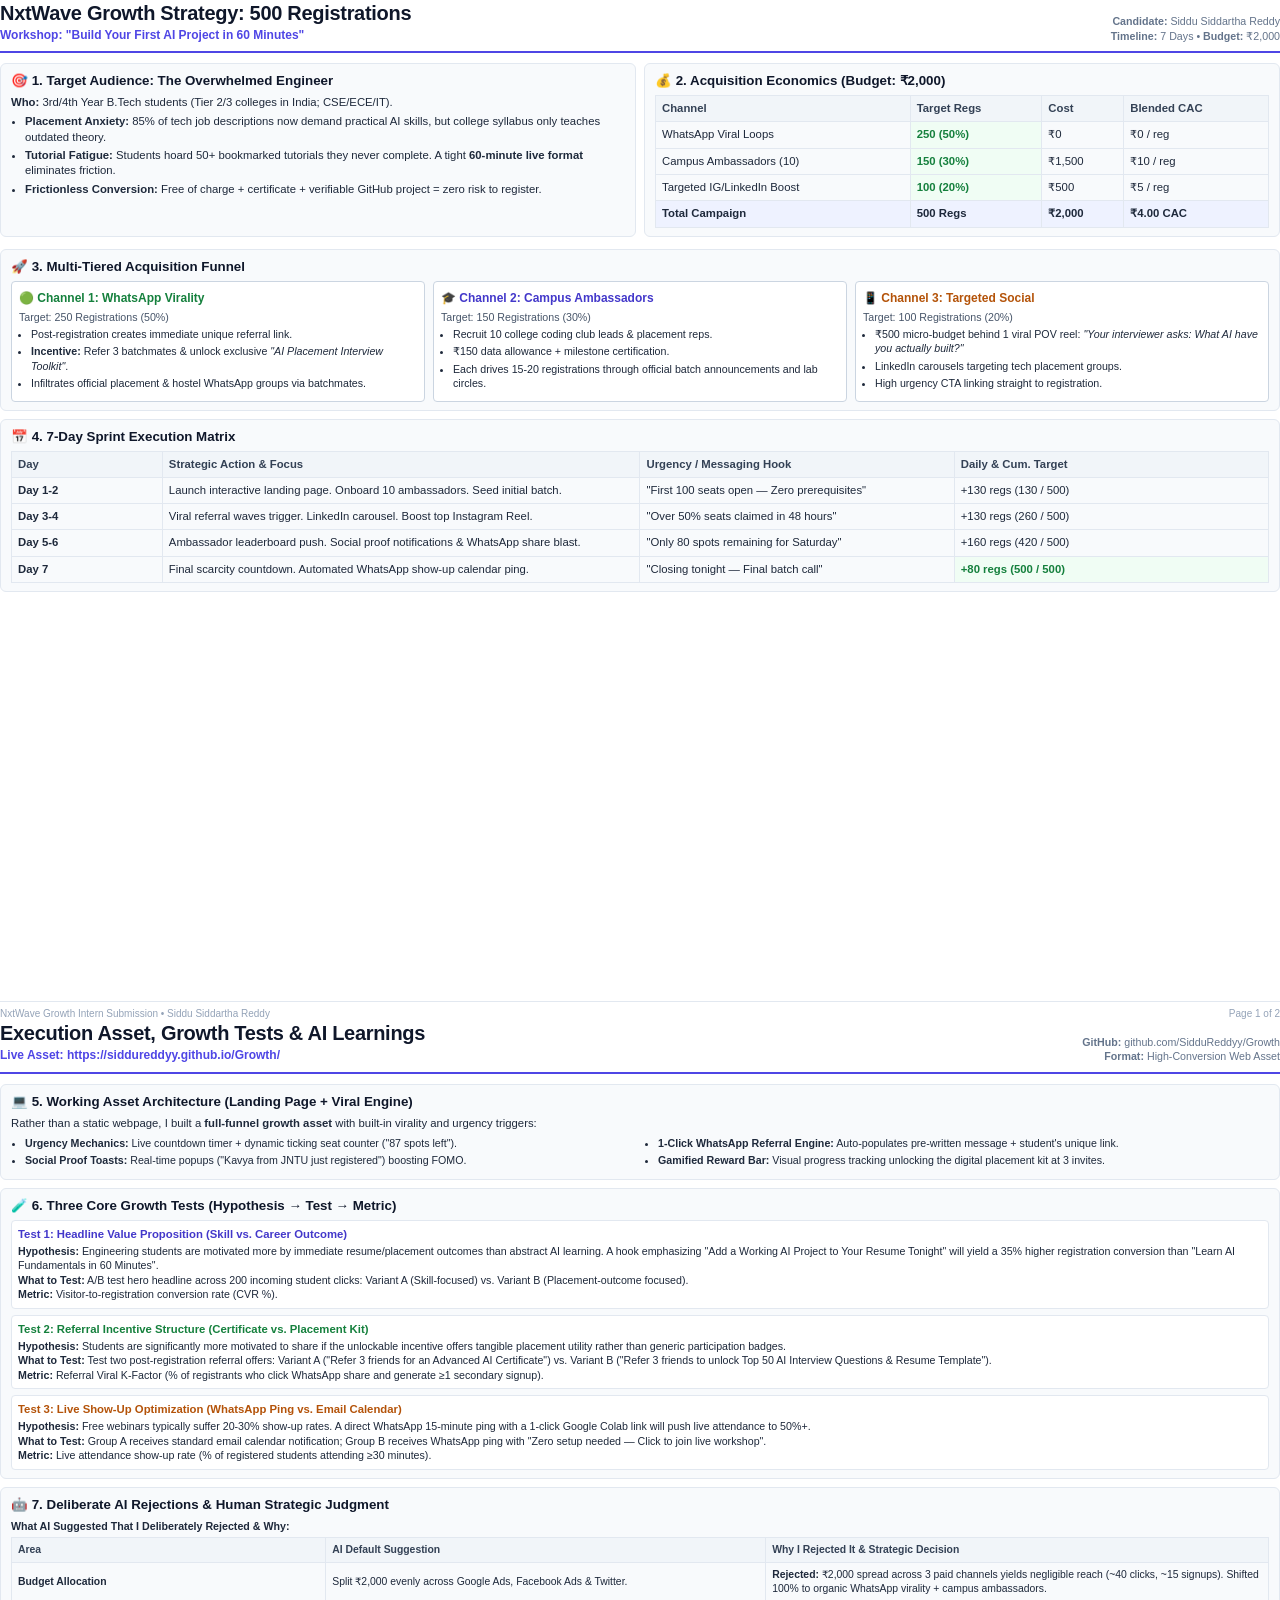
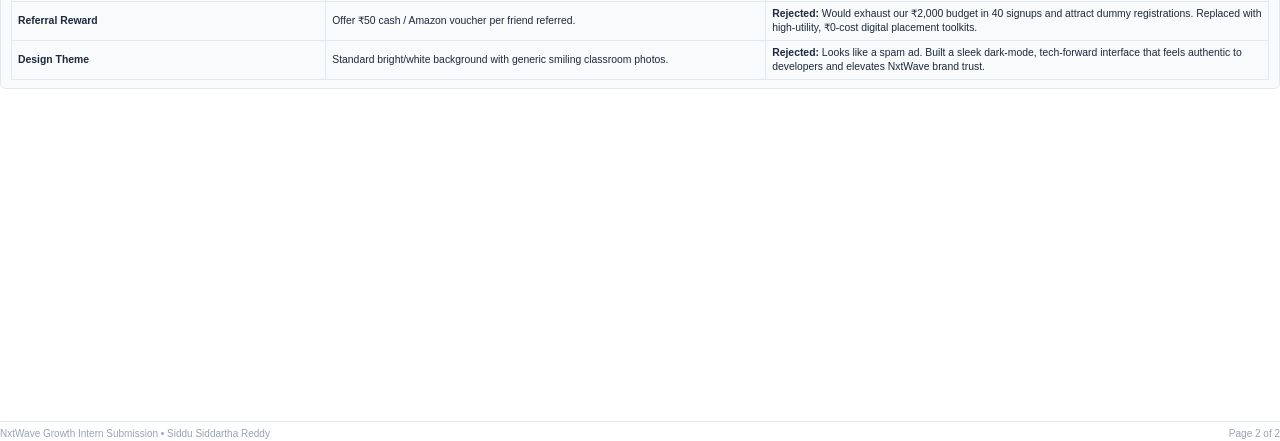
<file: submission/growth_plan_print.html>
<!DOCTYPE html>
<html lang="en">
<head>
<meta charset="UTF-8">
<title>NxtWave Growth Plan - 500 Registrations in 7 Days</title>
<style>
    @page {
        size: A4 portrait;
        margin: 12mm 14mm 12mm 14mm;
    }
    * {
        box-sizing: border-box;
        margin: 0;
        padding: 0;
        -webkit-print-color-adjust: exact;
        print-color-adjust: exact;
    }
    body {
        font-family: -apple-system, BlinkMacSystemFont, "Segoe UI", Roboto, Helvetica, Arial, sans-serif;
        color: #1e293b;
        background: #ffffff;
        font-size: 10pt;
        line-height: 1.35;
    }
    .page {
        page-break-after: always;
        height: 270mm;
        display: flex;
        flex-direction: column;
        justify-content: space-between;
    }
    .page:last-child {
        page-break-after: avoid;
    }
    .header {
        border-bottom: 2px solid #4f46e5;
        padding-bottom: 8px;
        margin-bottom: 10px;
        display: flex;
        justify-content: space-between;
        align-items: flex-end;
    }
    .header h1 {
        font-size: 15pt;
        color: #0f172a;
        font-weight: 800;
        letter-spacing: -0.3px;
    }
    .header .subtitle {
        font-size: 9pt;
        color: #4f46e5;
        font-weight: 600;
    }
    .header .meta {
        font-size: 8pt;
        color: #64748b;
        text-align: right;
    }
    .badge {
        background: #eef2ff;
        color: #4338ca;
        padding: 2px 7px;
        border-radius: 4px;
        font-size: 8pt;
        font-weight: 700;
        display: inline-block;
    }
    .card {
        background: #f8fafc;
        border: 1px solid #e2e8f0;
        border-radius: 6px;
        padding: 8px 10px;
        margin-bottom: 8px;
    }
    .card-title {
        font-size: 10pt;
        font-weight: 700;
        color: #0f172a;
        margin-bottom: 5px;
        display: flex;
        align-items: center;
        gap: 6px;
    }
    .grid-2 {
        display: grid;
        grid-template-columns: 1fr 1fr;
        gap: 8px;
    }
    .grid-3 {
        display: grid;
        grid-template-columns: 1fr 1fr 1fr;
        gap: 8px;
    }
    table {
        width: 100%;
        border-collapse: collapse;
        font-size: 8.5pt;
        margin-top: 4px;
    }
    th, td {
        padding: 5px 6px;
        border: 1px solid #e2e8f0;
        text-align: left;
    }
    th {
        background: #f1f5f9;
        font-weight: 700;
        color: #334155;
    }
    .highlight-cell {
        background: #f0fdf4;
        font-weight: 700;
        color: #15803d;
    }
    ul {
        margin-left: 14px;
        font-size: 8.5pt;
    }
    li {
        margin-bottom: 3px;
    }
    .metric-pill {
        display: inline-block;
        background: #0f172a;
        color: #ffffff;
        padding: 2px 6px;
        border-radius: 4px;
        font-weight: 700;
        font-size: 7.5pt;
    }
    .footer {
        border-top: 1px solid #e2e8f0;
        padding-top: 5px;
        font-size: 7.5pt;
        color: #94a3b8;
        display: flex;
        justify-content: space-between;
    }
    .quote-box {
        background: #eff6ff;
        border-left: 3px solid #3b82f6;
        padding: 6px 10px;
        font-size: 8.5pt;
        color: #1e3a8a;
        margin: 6px 0;
        font-style: italic;
    }
</style>
</head>
<body>

<!-- PAGE 1: STRATEGY & CHANNELS -->
<div class="page">
    <div>
        <div class="header">
            <div>
                <h1>NxtWave Growth Strategy: 500 Registrations</h1>
                <div class="subtitle">Workshop: "Build Your First AI Project in 60 Minutes"</div>
            </div>
            <div class="meta">
                <div><strong>Candidate:</strong> Siddu Siddartha Reddy</div>
                <div><strong>Timeline:</strong> 7 Days &bull; <strong>Budget:</strong> ₹2,000</div>
            </div>
        </div>

        <div class="grid-2">
            <!-- TARGET AUDIENCE -->
            <div class="card">
                <div class="card-title">🎯 1. Target Audience: The Overwhelmed Engineer</div>
                <p style="font-size: 8.5pt; margin-bottom: 4px;"><strong>Who:</strong> 3rd/4th Year B.Tech students (Tier 2/3 colleges in India; CSE/ECE/IT).</p>
                <ul>
                    <li><strong>Placement Anxiety:</strong> 85% of tech job descriptions now demand practical AI skills, but college syllabus only teaches outdated theory.</li>
                    <li><strong>Tutorial Fatigue:</strong> Students hoard 50+ bookmarked tutorials they never complete. A tight <strong>60-minute live format</strong> eliminates friction.</li>
                    <li><strong>Frictionless Conversion:</strong> Free of charge + certificate + verifiable GitHub project = zero risk to register.</li>
                </ul>
            </div>

            <!-- UNIT ECONOMICS -->
            <div class="card">
                <div class="card-title">💰 2. Acquisition Economics (Budget: ₹2,000)</div>
                <table>
                    <thead>
                        <tr>
                            <th>Channel</th>
                            <th>Target Regs</th>
                            <th>Cost</th>
                            <th>Blended CAC</th>
                        </tr>
                    </thead>
                    <tbody>
                        <tr>
                            <td>WhatsApp Viral Loops</td>
                            <td class="highlight-cell">250 (50%)</td>
                            <td>₹0</td>
                            <td>₹0 / reg</td>
                        </tr>
                        <tr>
                            <td>Campus Ambassadors (10)</td>
                            <td class="highlight-cell">150 (30%)</td>
                            <td>₹1,500</td>
                            <td>₹10 / reg</td>
                        </tr>
                        <tr>
                            <td>Targeted IG/LinkedIn Boost</td>
                            <td class="highlight-cell">100 (20%)</td>
                            <td>₹500</td>
                            <td>₹5 / reg</td>
                        </tr>
                        <tr style="font-weight: 700; background: #eef2ff;">
                            <td>Total Campaign</td>
                            <td>500 Regs</td>
                            <td>₹2,000</td>
                            <td>₹4.00 CAC</td>
                        </tr>
                    </tbody>
                </table>
            </div>
        </div>

        <!-- 3 CHANNELS DEEP DIVE -->
        <div class="card" style="margin-top: 4px;">
            <div class="card-title">🚀 3. Multi-Tiered Acquisition Funnel</div>
            <div class="grid-3">
                <div style="background: #fff; padding: 7px; border: 1px solid #cbd5e1; border-radius: 4px;">
                    <strong style="color: #15803d; font-size: 9pt;">🟢 Channel 1: WhatsApp Virality</strong>
                    <div style="font-size: 8pt; margin: 3px 0; color: #475569;">Target: 250 Registrations (50%)</div>
                    <ul style="font-size: 8pt; margin-left: 12px;">
                        <li>Post-registration creates immediate unique referral link.</li>
                        <li><strong>Incentive:</strong> Refer 3 batchmates & unlock exclusive <em>"AI Placement Interview Toolkit"</em>.</li>
                        <li>Infiltrates official placement & hostel WhatsApp groups via batchmates.</li>
                    </ul>
                </div>
                <div style="background: #fff; padding: 7px; border: 1px solid #cbd5e1; border-radius: 4px;">
                    <strong style="color: #4338ca; font-size: 9pt;">🎓 Channel 2: Campus Ambassadors</strong>
                    <div style="font-size: 8pt; margin: 3px 0; color: #475569;">Target: 150 Registrations (30%)</div>
                    <ul style="font-size: 8pt; margin-left: 12px;">
                        <li>Recruit 10 college coding club leads & placement reps.</li>
                        <li>₹150 data allowance + milestone certification.</li>
                        <li>Each drives 15-20 registrations through official batch announcements and lab circles.</li>
                    </ul>
                </div>
                <div style="background: #fff; padding: 7px; border: 1px solid #cbd5e1; border-radius: 4px;">
                    <strong style="color: #b45309; font-size: 9pt;">📱 Channel 3: Targeted Social</strong>
                    <div style="font-size: 8pt; margin: 3px 0; color: #475569;">Target: 100 Registrations (20%)</div>
                    <ul style="font-size: 8pt; margin-left: 12px;">
                        <li>₹500 micro-budget behind 1 viral POV reel: <em>"Your interviewer asks: What AI have you actually built?"</em></li>
                        <li>LinkedIn carousels targeting tech placement groups.</li>
                        <li>High urgency CTA linking straight to registration.</li>
                    </ul>
                </div>
            </div>
        </div>

        <!-- 7-DAY EXECUTION TIMELINE -->
        <div class="card" style="margin-top: 4px;">
            <div class="card-title">📅 4. 7-Day Sprint Execution Matrix</div>
            <table>
                <thead>
                    <tr>
                        <th style="width: 12%;">Day</th>
                        <th style="width: 38%;">Strategic Action & Focus</th>
                        <th style="width: 25%;">Urgency / Messaging Hook</th>
                        <th style="width: 25%;">Daily & Cum. Target</th>
                    </tr>
                </thead>
                <tbody>
                    <tr>
                        <td><strong>Day 1-2</strong></td>
                        <td>Launch interactive landing page. Onboard 10 ambassadors. Seed initial batch.</td>
                        <td>"First 100 seats open — Zero prerequisites"</td>
                        <td>+130 regs (130 / 500)</td>
                    </tr>
                    <tr>
                        <td><strong>Day 3-4</strong></td>
                        <td>Viral referral waves trigger. LinkedIn carousel. Boost top Instagram Reel.</td>
                        <td>"Over 50% seats claimed in 48 hours"</td>
                        <td>+130 regs (260 / 500)</td>
                    </tr>
                    <tr>
                        <td><strong>Day 5-6</strong></td>
                        <td>Ambassador leaderboard push. Social proof notifications & WhatsApp share blast.</td>
                        <td>"Only 80 spots remaining for Saturday"</td>
                        <td>+160 regs (420 / 500)</td>
                    </tr>
                    <tr>
                        <td><strong>Day 7</strong></td>
                        <td>Final scarcity countdown. Automated WhatsApp show-up calendar ping.</td>
                        <td>"Closing tonight — Final batch call"</td>
                        <td class="highlight-cell">+80 regs (500 / 500)</td>
                    </tr>
                </tbody>
            </table>
        </div>
    </div>

    <div class="footer">
        <span>NxtWave Growth Intern Submission &bull; Siddu Siddartha Reddy</span>
        <span>Page 1 of 2</span>
    </div>
</div>

<!-- PAGE 2: ASSET, 3 TESTS & AI REFLECTION -->
<div class="page">
    <div>
        <div class="header">
            <div>
                <h1>Execution Asset, Growth Tests & AI Learnings</h1>
                <div class="subtitle">Live Asset: https://siddureddyy.github.io/Growth/</div>
            </div>
            <div class="meta">
                <div><strong>GitHub:</strong> github.com/SidduReddyy/Growth</div>
                <div><strong>Format:</strong> High-Conversion Web Asset</div>
            </div>
        </div>

        <!-- WORKING ASSET OVERVIEW -->
        <div class="card">
            <div class="card-title">💻 5. Working Asset Architecture (Landing Page + Viral Engine)</div>
            <p style="font-size: 8.5pt; margin-bottom: 5px;">
                Rather than a static webpage, I built a <strong>full-funnel growth asset</strong> with built-in virality and urgency triggers:
            </p>
            <div class="grid-2">
                <ul style="font-size: 8pt;">
                    <li><strong>Urgency Mechanics:</strong> Live countdown timer + dynamic ticking seat counter ("87 spots left").</li>
                    <li><strong>Social Proof Toasts:</strong> Real-time popups ("Kavya from JNTU just registered") boosting FOMO.</li>
                </ul>
                <ul style="font-size: 8pt;">
                    <li><strong>1-Click WhatsApp Referral Engine:</strong> Auto-populates pre-written message + student's unique link.</li>
                    <li><strong>Gamified Reward Bar:</strong> Visual progress tracking unlocking the digital placement kit at 3 invites.</li>
                </ul>
            </div>
        </div>

        <!-- 3 EXPERIMENTAL TESTS -->
        <div class="card">
            <div class="card-title">🧪 6. Three Core Growth Tests (Hypothesis &rarr; Test &rarr; Metric)</div>
            
            <div style="margin-bottom: 6px; padding: 6px; background: #fff; border: 1px solid #e2e8f0; border-radius: 4px;">
                <div style="font-size: 8.5pt; font-weight: 700; color: #4338ca;">Test 1: Headline Value Proposition (Skill vs. Career Outcome)</div>
                <div style="font-size: 8pt; margin-top: 2px;">
                    <strong>Hypothesis:</strong> Engineering students are motivated more by immediate resume/placement outcomes than abstract AI learning. A hook emphasizing "Add a Working AI Project to Your Resume Tonight" will yield a 35% higher registration conversion than "Learn AI Fundamentals in 60 Minutes".<br>
                    <strong>What to Test:</strong> A/B test hero headline across 200 incoming student clicks: Variant A (Skill-focused) vs. Variant B (Placement-outcome focused).<br>
                    <strong>Metric:</strong> Visitor-to-registration conversion rate (CVR %).
                </div>
            </div>

            <div style="margin-bottom: 6px; padding: 6px; background: #fff; border: 1px solid #e2e8f0; border-radius: 4px;">
                <div style="font-size: 8.5pt; font-weight: 700; color: #15803d;">Test 2: Referral Incentive Structure (Certificate vs. Placement Kit)</div>
                <div style="font-size: 8pt; margin-top: 2px;">
                    <strong>Hypothesis:</strong> Students are significantly more motivated to share if the unlockable incentive offers tangible placement utility rather than generic participation badges.<br>
                    <strong>What to Test:</strong> Test two post-registration referral offers: Variant A ("Refer 3 friends for an Advanced AI Certificate") vs. Variant B ("Refer 3 friends to unlock Top 50 AI Interview Questions & Resume Template").<br>
                    <strong>Metric:</strong> Referral Viral K-Factor (% of registrants who click WhatsApp share and generate &ge;1 secondary signup).
                </div>
            </div>

            <div style="padding: 6px; background: #fff; border: 1px solid #e2e8f0; border-radius: 4px;">
                <div style="font-size: 8.5pt; font-weight: 700; color: #b45309;">Test 3: Live Show-Up Optimization (WhatsApp Ping vs. Email Calendar)</div>
                <div style="font-size: 8pt; margin-top: 2px;">
                    <strong>Hypothesis:</strong> Free webinars typically suffer 20-30% show-up rates. A direct WhatsApp 15-minute ping with a 1-click Google Colab link will push live attendance to 50%+.<br>
                    <strong>What to Test:</strong> Group A receives standard email calendar notification; Group B receives WhatsApp ping with "Zero setup needed &mdash; Click to join live workshop".<br>
                    <strong>Metric:</strong> Live attendance show-up rate (% of registered students attending &ge;30 minutes).
                </div>
            </div>
        </div>

        <!-- AI DELIBERATE REJECTION & LEARNING -->
        <div class="card">
            <div class="card-title">🤖 7. Deliberate AI Rejections & Human Strategic Judgment</div>
            <p style="font-size: 8pt; margin-bottom: 4px;">
                <strong>What AI Suggested That I Deliberately Rejected & Why:</strong>
            </p>
            <table style="font-size: 7.8pt;">
                <thead>
                    <tr>
                        <th style="width: 25%;">Area</th>
                        <th style="width: 35%;">AI Default Suggestion</th>
                        <th style="width: 40%;">Why I Rejected It & Strategic Decision</th>
                    </tr>
                </thead>
                <tbody>
                    <tr>
                        <td><strong>Budget Allocation</strong></td>
                        <td>Split ₹2,000 evenly across Google Ads, Facebook Ads & Twitter.</td>
                        <td><strong>Rejected:</strong> ₹2,000 spread across 3 paid channels yields negligible reach (~40 clicks, ~15 signups). Shifted 100% to organic WhatsApp virality + campus ambassadors.</td>
                    </tr>
                    <tr>
                        <td><strong>Referral Reward</strong></td>
                        <td>Offer ₹50 cash / Amazon voucher per friend referred.</td>
                        <td><strong>Rejected:</strong> Would exhaust our ₹2,000 budget in 40 signups and attract dummy registrations. Replaced with high-utility, ₹0-cost digital placement toolkits.</td>
                    </tr>
                    <tr>
                        <td><strong>Design Theme</strong></td>
                        <td>Standard bright/white background with generic smiling classroom photos.</td>
                        <td><strong>Rejected:</strong> Looks like a spam ad. Built a sleek dark-mode, tech-forward interface that feels authentic to developers and elevates NxtWave brand trust.</td>
                    </tr>
                </tbody>
            </table>
        </div>
    </div>

    <div class="footer">
        <span>NxtWave Growth Intern Submission &bull; Siddu Siddartha Reddy</span>
        <span>Page 2 of 2</span>
    </div>
</div>

</body>
</html>
</file>
<file: submission/styles.css>
/* ====================================
   NxtWave AI Workshop — Premium Styles
   ==================================== */

/* ---------- CSS Variables ---------- */
:root {
    --bg-primary: #0a0e1a;
    --bg-secondary: #0f1425;
    --bg-card: #141a2e;
    --bg-card-hover: #1a2240;
    --bg-glass: rgba(20, 26, 46, 0.85);

    --accent-blue: #3b82f6;
    --accent-cyan: #06b6d4;
    --accent-purple: #8b5cf6;
    --accent-pink: #ec4899;
    --accent-green: #10b981;
    --accent-orange: #f59e0b;

    --gradient-primary: linear-gradient(135deg, #3b82f6, #8b5cf6);
    --gradient-secondary: linear-gradient(135deg, #06b6d4, #3b82f6);
    --gradient-accent: linear-gradient(135deg, #8b5cf6, #ec4899);
    --gradient-glow: linear-gradient(135deg, #3b82f6 0%, #8b5cf6 50%, #06b6d4 100%);
    --gradient-card: linear-gradient(145deg, rgba(59, 130, 246, 0.08), rgba(139, 92, 246, 0.04));

    --text-primary: #f0f4ff;
    --text-secondary: #94a3c4;
    --text-muted: #636f8a;

    --border-color: rgba(59, 130, 246, 0.15);
    --border-glow: rgba(59, 130, 246, 0.4);

    --shadow-sm: 0 2px 8px rgba(0, 0, 0, 0.3);
    --shadow-md: 0 8px 30px rgba(0, 0, 0, 0.4);
    --shadow-lg: 0 20px 60px rgba(0, 0, 0, 0.5);
    --shadow-glow: 0 0 40px rgba(59, 130, 246, 0.25);

    --radius-sm: 8px;
    --radius-md: 12px;
    --radius-lg: 20px;
    --radius-xl: 28px;

    --font-primary: 'Inter', -apple-system, BlinkMacSystemFont, sans-serif;
    --font-display: 'Space Grotesk', 'Inter', sans-serif;

    --transition-fast: 0.2s cubic-bezier(0.4, 0, 0.2, 1);
    --transition-normal: 0.3s cubic-bezier(0.4, 0, 0.2, 1);
    --transition-slow: 0.5s cubic-bezier(0.4, 0, 0.2, 1);
}

/* ---------- Reset & Base ---------- */
*, *::before, *::after {
    margin: 0;
    padding: 0;
    box-sizing: border-box;
}

html {
    scroll-behavior: smooth;
    font-size: 16px;
}

body {
    font-family: var(--font-primary);
    background-color: var(--bg-primary);
    color: var(--text-primary);
    line-height: 1.7;
    overflow-x: hidden;
    -webkit-font-smoothing: antialiased;
}

a {
    text-decoration: none;
    color: inherit;
}

img {
    max-width: 100%;
    display: block;
}

/* ---------- Particle Canvas ---------- */
#particleCanvas {
    position: fixed;
    top: 0;
    left: 0;
    width: 100%;
    height: 100%;
    z-index: 0;
    pointer-events: none;
}

/* ---------- Section Containers ---------- */
.section-container {
    max-width: 1200px;
    margin: 0 auto;
    padding: 0 24px;
}

.section-header {
    text-align: center;
    margin-bottom: 64px;
}

.section-tag {
    display: inline-block;
    padding: 6px 18px;
    background: var(--gradient-primary);
    border-radius: 50px;
    font-size: 0.8rem;
    font-weight: 600;
    letter-spacing: 0.05em;
    text-transform: uppercase;
    margin-bottom: 16px;
    color: #fff;
}

.section-title {
    font-family: var(--font-display);
    font-size: clamp(2rem, 4vw, 3rem);
    font-weight: 700;
    line-height: 1.2;
    margin-bottom: 16px;
    background: linear-gradient(135deg, #f0f4ff, #94a3c4);
    -webkit-background-clip: text;
    -webkit-text-fill-color: transparent;
    background-clip: text;
}

.section-desc {
    font-size: 1.1rem;
    color: var(--text-secondary);
    max-width: 600px;
    margin: 0 auto;
}

/* ---------- Navbar ---------- */
.navbar {
    position: fixed;
    top: 0;
    left: 0;
    right: 0;
    z-index: 1000;
    padding: 16px 0;
    transition: var(--transition-normal);
    background: transparent;
}

.navbar.scrolled {
    background: var(--bg-glass);
    backdrop-filter: blur(20px);
    -webkit-backdrop-filter: blur(20px);
    border-bottom: 1px solid var(--border-color);
    padding: 10px 0;
}

.nav-container {
    max-width: 1200px;
    margin: 0 auto;
    padding: 0 24px;
    display: flex;
    align-items: center;
    justify-content: space-between;
}

.nav-logo {
    display: flex;
    align-items: center;
    gap: 10px;
}

.logo-img {
    width: 36px;
    height: 36px;
    border-radius: 10px;
    object-fit: cover;
}

.logo-text {
    font-family: var(--font-display);
    font-size: 1.3rem;
    font-weight: 700;
    background: var(--gradient-secondary);
    -webkit-background-clip: text;
    -webkit-text-fill-color: transparent;
    background-clip: text;
}

.nav-links {
    display: flex;
    align-items: center;
    gap: 32px;
}

.nav-link {
    font-size: 0.9rem;
    font-weight: 500;
    color: var(--text-secondary);
    transition: var(--transition-fast);
    position: relative;
}

.nav-link::after {
    content: '';
    position: absolute;
    bottom: -4px;
    left: 0;
    width: 0;
    height: 2px;
    background: var(--gradient-primary);
    border-radius: 2px;
    transition: var(--transition-normal);
}

.nav-link:hover {
    color: var(--text-primary);
}

.nav-link:hover::after {
    width: 100%;
}

.nav-cta {
    padding: 10px 24px;
    background: var(--gradient-primary);
    border-radius: 50px;
    font-size: 0.9rem;
    font-weight: 600;
    color: #fff;
    transition: var(--transition-normal);
    box-shadow: 0 4px 15px rgba(59, 130, 246, 0.3);
}

.nav-cta:hover {
    transform: translateY(-2px);
    box-shadow: 0 6px 25px rgba(59, 130, 246, 0.45);
}

/* Mobile Menu Button */
.mobile-menu-btn {
    display: none;
    flex-direction: column;
    gap: 5px;
    background: none;
    border: none;
    cursor: pointer;
    padding: 5px;
}

.mobile-menu-btn span {
    display: block;
    width: 24px;
    height: 2px;
    background: var(--text-primary);
    border-radius: 2px;
    transition: var(--transition-fast);
}

.mobile-menu {
    display: none;
    flex-direction: column;
    padding: 16px 24px 24px;
    gap: 12px;
}

.mobile-menu.active {
    display: flex;
}

.mobile-link {
    font-size: 1rem;
    font-weight: 500;
    color: var(--text-secondary);
    padding: 8px 0;
    border-bottom: 1px solid var(--border-color);
    transition: var(--transition-fast);
}

.mobile-link:hover, .mobile-link.cta {
    color: var(--accent-blue);
}

/* ---------- Hero Section ---------- */
.hero {
    position: relative;
    z-index: 1;
    min-height: 100vh;
    display: flex;
    align-items: center;
    padding: 120px 24px 80px;
    max-width: 1200px;
    margin: 0 auto;
    gap: 60px;
}

.hero-content {
    flex: 1;
    max-width: 600px;
}

.hero-badge {
    display: inline-flex;
    align-items: center;
    gap: 10px;
    padding: 8px 20px;
    background: rgba(239, 68, 68, 0.12);
    border: 1px solid rgba(239, 68, 68, 0.3);
    border-radius: 50px;
    font-size: 0.85rem;
    color: #fca5a5;
    margin-bottom: 24px;
    animation: pulse-badge 2s ease-in-out infinite;
}

@keyframes pulse-badge {
    0%, 100% { box-shadow: 0 0 0 0 rgba(239, 68, 68, 0.2); }
    50% { box-shadow: 0 0 0 8px rgba(239, 68, 68, 0); }
}

.badge-dot {
    width: 8px;
    height: 8px;
    background: #ef4444;
    border-radius: 50%;
    animation: blink 1.5s ease-in-out infinite;
}

@keyframes blink {
    0%, 100% { opacity: 1; }
    50% { opacity: 0.3; }
}

.hero-title {
    font-family: var(--font-display);
    font-size: clamp(2.5rem, 5vw, 4rem);
    font-weight: 800;
    line-height: 1.1;
    margin-bottom: 24px;
    letter-spacing: -0.02em;
}

.gradient-text {
    background: var(--gradient-glow);
    -webkit-background-clip: text;
    -webkit-text-fill-color: transparent;
    background-clip: text;
    background-size: 200% 200%;
    animation: gradient-shift 3s ease-in-out infinite;
}

@keyframes gradient-shift {
    0%, 100% { background-position: 0% 50%; }
    50% { background-position: 100% 50%; }
}

.highlight-number {
    color: var(--accent-cyan);
    font-weight: 900;
}

.hero-subtitle {
    font-size: 1.15rem;
    color: var(--text-secondary);
    line-height: 1.8;
    margin-bottom: 32px;
}

.hero-subtitle strong {
    color: var(--accent-green);
}

/* Hero Stats */
.hero-stats {
    display: flex;
    align-items: center;
    gap: 24px;
    padding: 20px 28px;
    background: var(--gradient-card);
    border: 1px solid var(--border-color);
    border-radius: var(--radius-lg);
    margin-bottom: 32px;
    backdrop-filter: blur(10px);
}

.stat-item {
    display: flex;
    flex-direction: column;
    align-items: center;
    gap: 4px;
}

.stat-number {
    font-family: var(--font-display);
    font-size: 1.8rem;
    font-weight: 700;
    background: var(--gradient-primary);
    -webkit-background-clip: text;
    -webkit-text-fill-color: transparent;
    background-clip: text;
}

.stat-label {
    font-size: 0.8rem;
    color: var(--text-muted);
    text-transform: uppercase;
    letter-spacing: 0.05em;
}

.stat-divider {
    width: 1px;
    height: 40px;
    background: var(--border-color);
}

/* Hero CTA */
.hero-cta-group {
    display: flex;
    gap: 16px;
    flex-wrap: wrap;
    margin-bottom: 32px;
}

.btn-primary {
    display: inline-flex;
    align-items: center;
    gap: 10px;
    padding: 16px 32px;
    background: var(--gradient-primary);
    border: none;
    border-radius: 50px;
    font-family: var(--font-primary);
    font-size: 1rem;
    font-weight: 600;
    color: #fff;
    cursor: pointer;
    transition: var(--transition-normal);
    position: relative;
    overflow: hidden;
}

.btn-primary::before {
    content: '';
    position: absolute;
    top: 0;
    left: -100%;
    width: 100%;
    height: 100%;
    background: linear-gradient(90deg, transparent, rgba(255,255,255,0.2), transparent);
    transition: left 0.5s ease;
}

.btn-primary:hover::before {
    left: 100%;
}

.btn-primary:hover {
    transform: translateY(-3px);
    box-shadow: 0 10px 40px rgba(59, 130, 246, 0.4);
}

.btn-glow {
    box-shadow: 0 4px 20px rgba(59, 130, 246, 0.35);
    animation: glow-pulse 3s ease-in-out infinite;
}

@keyframes glow-pulse {
    0%, 100% { box-shadow: 0 4px 20px rgba(59, 130, 246, 0.35); }
    50% { box-shadow: 0 4px 30px rgba(59, 130, 246, 0.55), 0 0 60px rgba(59, 130, 246, 0.15); }
}

.btn-secondary {
    display: inline-flex;
    align-items: center;
    gap: 10px;
    padding: 16px 28px;
    background: transparent;
    border: 1px solid var(--border-color);
    border-radius: 50px;
    font-size: 1rem;
    font-weight: 500;
    color: var(--text-secondary);
    cursor: pointer;
    transition: var(--transition-normal);
}

.btn-secondary:hover {
    border-color: var(--accent-blue);
    color: var(--accent-blue);
    background: rgba(59, 130, 246, 0.08);
}

.btn-full {
    width: 100%;
    justify-content: center;
}

.btn-small {
    padding: 10px 20px;
    font-size: 0.85rem;
}

.btn-large {
    padding: 20px 48px;
    font-size: 1.15rem;
}

/* Countdown Timer */
.countdown-container {
    text-align: center;
}

.countdown-label {
    font-size: 0.9rem;
    color: var(--text-muted);
    margin-bottom: 12px;
}

.countdown-timer {
    display: flex;
    align-items: center;
    justify-content: flex-start;
    gap: 8px;
}

.countdown-unit {
    display: flex;
    flex-direction: column;
    align-items: center;
    padding: 10px 16px;
    background: var(--bg-card);
    border: 1px solid var(--border-color);
    border-radius: var(--radius-md);
    min-width: 60px;
}

.countdown-number {
    font-family: var(--font-display);
    font-size: 1.5rem;
    font-weight: 700;
    color: var(--accent-cyan);
}

.countdown-text {
    font-size: 0.7rem;
    color: var(--text-muted);
    text-transform: uppercase;
    letter-spacing: 0.05em;
}

.countdown-colon {
    font-family: var(--font-display);
    font-size: 1.5rem;
    font-weight: 700;
    color: var(--accent-blue);
    animation: blink 1s step-start infinite;
}

/* Hero Visual */
.hero-visual {
    flex: 1;
    position: relative;
    display: flex;
    justify-content: center;
}

.hero-image-wrapper {
    position: relative;
    width: 100%;
    max-width: 500px;
}

.hero-image {
    width: 100%;
    border-radius: var(--radius-xl);
    border: 1px solid var(--border-color);
    box-shadow: var(--shadow-lg), var(--shadow-glow);
}

/* Floating Cards */
.floating-card {
    position: absolute;
    display: flex;
    align-items: center;
    gap: 10px;
    padding: 12px 18px;
    background: var(--bg-glass);
    backdrop-filter: blur(16px);
    -webkit-backdrop-filter: blur(16px);
    border: 1px solid var(--border-color);
    border-radius: var(--radius-md);
    box-shadow: var(--shadow-md);
    font-size: 0.85rem;
    font-weight: 600;
    white-space: nowrap;
    animation: float 6s ease-in-out infinite;
}

.card-emoji {
    font-size: 1.2rem;
}

.card-1 {
    top: 10%;
    right: -10%;
    animation-delay: 0s;
}

.card-2 {
    bottom: 30%;
    left: -15%;
    animation-delay: 2s;
}

.card-3 {
    bottom: 8%;
    right: -5%;
    animation-delay: 4s;
}

@keyframes float {
    0%, 100% { transform: translateY(0); }
    50% { transform: translateY(-12px); }
}

/* ---------- Social Proof Bar ---------- */
.social-proof-bar {
    position: relative;
    z-index: 1;
    padding: 24px 0;
    background: var(--bg-secondary);
    border-top: 1px solid var(--border-color);
    border-bottom: 1px solid var(--border-color);
}

.proof-container {
    max-width: 1200px;
    margin: 0 auto;
    padding: 0 24px;
    display: flex;
    align-items: center;
    justify-content: center;
    gap: 32px;
    flex-wrap: wrap;
}

.proof-item {
    display: flex;
    align-items: center;
    gap: 10px;
    font-size: 0.95rem;
    color: var(--text-secondary);
}

.proof-icon {
    font-size: 1.3rem;
}

.proof-divider {
    color: var(--text-muted);
    opacity: 0.3;
}

/* ---------- Problem Section ---------- */
.problem-section {
    position: relative;
    z-index: 1;
    padding: 100px 0;
}

.problem-grid {
    display: grid;
    grid-template-columns: repeat(2, 1fr);
    gap: 24px;
}

.problem-card {
    padding: 36px;
    background: var(--bg-card);
    border: 1px solid var(--border-color);
    border-radius: var(--radius-lg);
    transition: var(--transition-normal);
    opacity: 0;
    transform: translateY(30px);
}

.problem-card.visible {
    opacity: 1;
    transform: translateY(0);
}

.problem-card:hover {
    border-color: var(--border-glow);
    background: var(--bg-card-hover);
    transform: translateY(-4px);
    box-shadow: var(--shadow-glow);
}

.problem-card.highlight-card {
    background: var(--gradient-card);
    border-color: var(--accent-blue);
    grid-column: 1 / -1;
}

.problem-icon {
    font-size: 2.5rem;
    margin-bottom: 16px;
}

.problem-card h3 {
    font-family: var(--font-display);
    font-size: 1.2rem;
    font-weight: 600;
    margin-bottom: 12px;
    line-height: 1.4;
}

.problem-card p {
    font-size: 0.95rem;
    color: var(--text-secondary);
    line-height: 1.7;
}

/* ---------- Learn / Timeline Section ---------- */
.learn-section {
    position: relative;
    z-index: 1;
    padding: 100px 0;
    background: var(--bg-secondary);
}

.timeline {
    position: relative;
    max-width: 700px;
    margin: 0 auto;
}

.timeline::before {
    content: '';
    position: absolute;
    left: 70px;
    top: 0;
    bottom: 0;
    width: 2px;
    background: var(--gradient-primary);
    opacity: 0.3;
}

.timeline-item {
    display: flex;
    gap: 24px;
    margin-bottom: 40px;
    opacity: 0;
    transform: translateX(-30px);
    transition: all 0.6s ease;
}

.timeline-item.visible {
    opacity: 1;
    transform: translateX(0);
}

.timeline-marker {
    flex-shrink: 0;
    width: 140px;
    display: flex;
    justify-content: flex-end;
    padding-right: 24px;
    position: relative;
}

.timeline-marker::after {
    content: '';
    position: absolute;
    right: -5px;
    top: 12px;
    width: 12px;
    height: 12px;
    background: var(--gradient-primary);
    border-radius: 50%;
    box-shadow: 0 0 20px rgba(59, 130, 246, 0.5);
}

.timeline-time {
    font-family: var(--font-display);
    font-size: 0.85rem;
    font-weight: 600;
    color: var(--accent-blue);
    white-space: nowrap;
    padding-top: 6px;
}

.timeline-content {
    flex: 1;
    padding: 24px 28px;
    background: var(--bg-card);
    border: 1px solid var(--border-color);
    border-radius: var(--radius-lg);
    transition: var(--transition-normal);
}

.timeline-content:hover {
    border-color: var(--border-glow);
    box-shadow: var(--shadow-glow);
}

.timeline-icon {
    font-size: 2rem;
    margin-bottom: 12px;
}

.timeline-content h3 {
    font-family: var(--font-display);
    font-size: 1.15rem;
    font-weight: 600;
    margin-bottom: 8px;
}

.timeline-content p {
    font-size: 0.9rem;
    color: var(--text-secondary);
    line-height: 1.7;
}

/* ---------- Benefits Section ---------- */
.benefits-section {
    position: relative;
    z-index: 1;
    padding: 100px 0;
}

.benefits-grid {
    display: grid;
    grid-template-columns: repeat(4, 1fr);
    gap: 24px;
}

.benefit-card {
    padding: 32px 24px;
    background: var(--bg-card);
    border: 1px solid var(--border-color);
    border-radius: var(--radius-lg);
    text-align: center;
    transition: var(--transition-normal);
}

.benefit-card:hover {
    border-color: var(--border-glow);
    transform: translateY(-6px);
    box-shadow: var(--shadow-glow);
}

.benefit-icon {
    font-size: 2.5rem;
    margin-bottom: 16px;
}

.benefit-card h3 {
    font-family: var(--font-display);
    font-size: 1.05rem;
    font-weight: 600;
    margin-bottom: 10px;
}

.benefit-card p {
    font-size: 0.85rem;
    color: var(--text-secondary);
    line-height: 1.6;
}

/* ---------- Testimonials Section ---------- */
.testimonials-section {
    position: relative;
    z-index: 1;
    padding: 100px 0;
    background: var(--bg-secondary);
}

.testimonial-grid {
    display: grid;
    grid-template-columns: repeat(3, 1fr);
    gap: 24px;
}

.testimonial-card {
    padding: 32px;
    background: var(--bg-card);
    border: 1px solid var(--border-color);
    border-radius: var(--radius-lg);
    transition: var(--transition-normal);
}

.testimonial-card:hover {
    border-color: var(--border-glow);
    transform: translateY(-4px);
}

.testimonial-stars {
    color: var(--accent-orange);
    font-size: 1.1rem;
    margin-bottom: 16px;
    letter-spacing: 2px;
}

.testimonial-text {
    font-size: 0.95rem;
    color: var(--text-secondary);
    line-height: 1.8;
    margin-bottom: 24px;
    font-style: italic;
}

.testimonial-author {
    display: flex;
    align-items: center;
    gap: 12px;
}

.author-avatar {
    width: 44px;
    height: 44px;
    border-radius: 50%;
    object-fit: cover;
    border: 2px solid var(--border-color);
}

.testimonial-author strong {
    display: block;
    font-size: 0.9rem;
    margin-bottom: 2px;
}

.testimonial-author span {
    font-size: 0.75rem;
    color: var(--text-muted);
}

/* ---------- Registration Section ---------- */
.register-section {
    position: relative;
    z-index: 1;
    padding: 100px 0;
}

.register-wrapper {
    display: grid;
    grid-template-columns: 1fr 1fr;
    gap: 60px;
    align-items: start;
}

.register-info {
    position: sticky;
    top: 120px;
}

.register-desc {
    font-size: 1.05rem;
    color: var(--text-secondary);
    margin-bottom: 32px;
    line-height: 1.7;
}

.register-perks {
    display: flex;
    flex-direction: column;
    gap: 14px;
    margin-bottom: 32px;
}

.perk {
    display: flex;
    align-items: center;
    gap: 12px;
    font-size: 0.95rem;
    color: var(--text-secondary);
}

.urgency-box {
    display: flex;
    align-items: flex-start;
    gap: 14px;
    padding: 20px;
    background: rgba(239, 68, 68, 0.08);
    border: 1px solid rgba(239, 68, 68, 0.2);
    border-radius: var(--radius-md);
}

.urgency-icon {
    font-size: 1.5rem;
    flex-shrink: 0;
}

.urgency-box strong {
    display: block;
    margin-bottom: 4px;
    color: #fca5a5;
}

.urgency-box p {
    font-size: 0.85rem;
    color: var(--text-muted);
}

/* ---------- Registration Form ---------- */
.register-form-container {
    position: relative;
}

.register-form {
    padding: 40px;
    background: var(--bg-card);
    border: 1px solid var(--border-color);
    border-radius: var(--radius-xl);
    box-shadow: var(--shadow-lg);
}

.form-title {
    font-family: var(--font-display);
    font-size: 1.4rem;
    font-weight: 700;
    text-align: center;
    margin-bottom: 28px;
    background: var(--gradient-primary);
    -webkit-background-clip: text;
    -webkit-text-fill-color: transparent;
    background-clip: text;
}

.form-group {
    margin-bottom: 20px;
}

.form-group label {
    display: block;
    font-size: 0.85rem;
    font-weight: 500;
    color: var(--text-secondary);
    margin-bottom: 8px;
}

.form-group input,
.form-group select {
    width: 100%;
    padding: 14px 18px;
    background: var(--bg-secondary);
    border: 1px solid var(--border-color);
    border-radius: var(--radius-md);
    font-family: var(--font-primary);
    font-size: 0.95rem;
    color: var(--text-primary);
    transition: var(--transition-fast);
    outline: none;
}

.form-group input::placeholder {
    color: var(--text-muted);
}

.form-group input:focus,
.form-group select:focus {
    border-color: var(--accent-blue);
    box-shadow: 0 0 0 3px rgba(59, 130, 246, 0.15);
}

.form-group select {
    appearance: none;
    background-image: url("data:image/svg+xml,%3Csvg xmlns='http://www.w3.org/2000/svg' width='12' height='12' viewBox='0 0 24 24' fill='none' stroke='%2394a3c4' stroke-width='2'%3E%3Cpath d='M6 9l6 6 6-6'/%3E%3C/svg%3E");
    background-repeat: no-repeat;
    background-position: right 16px center;
    padding-right: 40px;
}

.form-group select option {
    background: var(--bg-card);
    color: var(--text-primary);
}

.phone-input {
    display: flex;
    gap: 0;
}

.country-code {
    display: flex;
    align-items: center;
    padding: 14px 14px;
    background: var(--bg-card-hover);
    border: 1px solid var(--border-color);
    border-right: none;
    border-radius: var(--radius-md) 0 0 var(--radius-md);
    font-size: 0.95rem;
    color: var(--text-secondary);
    font-weight: 500;
}

.phone-input input {
    border-radius: 0 var(--radius-md) var(--radius-md) 0;
}

.form-note {
    text-align: center;
    font-size: 0.8rem;
    color: var(--text-muted);
    margin-top: 14px;
}

/* Button Loader */
.btn-loader {
    display: flex;
    align-items: center;
    justify-content: center;
}

.spinner {
    width: 22px;
    height: 22px;
    border: 3px solid rgba(255, 255, 255, 0.3);
    border-top-color: #fff;
    border-radius: 50%;
    animation: spin 0.8s linear infinite;
}

@keyframes spin {
    to { transform: rotate(360deg); }
}

/* ---------- Success State ---------- */
.success-state {
    padding: 40px;
    background: var(--bg-card);
    border: 1px solid var(--border-color);
    border-radius: var(--radius-xl);
    box-shadow: var(--shadow-lg);
    text-align: center;
}

.success-animation {
    margin-bottom: 20px;
}

.checkmark-circle {
    width: 80px;
    height: 80px;
    margin: 0 auto;
}

.checkmark {
    width: 80px;
    height: 80px;
    border-radius: 50%;
    stroke-width: 2;
    stroke: var(--accent-green);
    stroke-miterlimit: 10;
}

.checkmark-circle-bg {
    stroke-dasharray: 166;
    stroke-dashoffset: 166;
    stroke: var(--accent-green);
    animation: stroke-anim 0.6s cubic-bezier(0.65, 0, 0.45, 1) forwards;
}

.checkmark-check {
    stroke-dasharray: 48;
    stroke-dashoffset: 48;
    animation: stroke-anim 0.3s cubic-bezier(0.65, 0, 0.45, 1) 0.8s forwards;
}

@keyframes stroke-anim {
    100% { stroke-dashoffset: 0; }
}

.success-title {
    font-family: var(--font-display);
    font-size: 1.8rem;
    font-weight: 700;
    margin-bottom: 10px;
}

.success-desc {
    font-size: 1rem;
    color: var(--text-secondary);
    margin-bottom: 32px;
}

/* ---------- Referral Section ---------- */
.referral-section {
    margin-top: 32px;
    padding-top: 32px;
    border-top: 1px solid var(--border-color);
    text-align: left;
}

.referral-header h4 {
    font-family: var(--font-display);
    font-size: 1.2rem;
    font-weight: 600;
    margin-bottom: 8px;
}

.referral-header p {
    font-size: 0.9rem;
    color: var(--text-secondary);
    margin-bottom: 24px;
}

.referral-code-box {
    margin-bottom: 24px;
}

.referral-code-box label {
    display: block;
    font-size: 0.8rem;
    color: var(--text-muted);
    margin-bottom: 8px;
    font-weight: 500;
}

.referral-link-group {
    display: flex;
    gap: 0;
}

.referral-input {
    flex: 1;
    padding: 14px 16px;
    background: var(--bg-secondary);
    border: 1px solid var(--border-color);
    border-right: none;
    border-radius: var(--radius-md) 0 0 var(--radius-md);
    font-family: var(--font-primary);
    font-size: 0.85rem;
    color: var(--accent-cyan);
    outline: none;
}

.btn-copy {
    padding: 14px 20px;
    background: var(--gradient-primary);
    border: none;
    border-radius: 0 var(--radius-md) var(--radius-md) 0;
    font-family: var(--font-primary);
    font-size: 0.85rem;
    font-weight: 600;
    color: #fff;
    cursor: pointer;
    transition: var(--transition-fast);
    white-space: nowrap;
}

.btn-copy:hover {
    opacity: 0.9;
}

/* Referral Progress */
.referral-progress {
    margin-bottom: 24px;
    padding: 20px;
    background: var(--bg-secondary);
    border-radius: var(--radius-md);
    border: 1px solid var(--border-color);
}

.progress-header {
    display: flex;
    justify-content: space-between;
    font-size: 0.85rem;
    color: var(--text-secondary);
    margin-bottom: 10px;
}

.progress-bar {
    height: 8px;
    background: rgba(59, 130, 246, 0.15);
    border-radius: 10px;
    overflow: hidden;
    margin-bottom: 16px;
}

.progress-fill {
    height: 100%;
    background: var(--gradient-primary);
    border-radius: 10px;
    transition: width 0.6s ease;
}

.progress-milestones {
    display: flex;
    justify-content: space-between;
}

.milestone {
    display: flex;
    flex-direction: column;
    align-items: center;
    gap: 8px;
    text-align: center;
}

.milestone-dot {
    width: 14px;
    height: 14px;
    border: 2px solid var(--text-muted);
    border-radius: 50%;
    transition: var(--transition-normal);
}

.milestone.achieved .milestone-dot {
    background: var(--accent-green);
    border-color: var(--accent-green);
    box-shadow: 0 0 12px rgba(16, 185, 129, 0.5);
}

.milestone-label {
    font-size: 0.72rem;
    color: var(--text-muted);
    line-height: 1.4;
}

/* Share Buttons */
.share-buttons {
    display: flex;
    flex-direction: column;
    gap: 10px;
}

.share-btn {
    display: flex;
    align-items: center;
    justify-content: center;
    gap: 10px;
    padding: 14px;
    border: none;
    border-radius: var(--radius-md);
    font-family: var(--font-primary);
    font-size: 0.9rem;
    font-weight: 600;
    color: #fff;
    cursor: pointer;
    transition: var(--transition-normal);
}

.share-btn:hover {
    transform: translateY(-2px);
    box-shadow: var(--shadow-md);
}

.share-btn.whatsapp {
    background: #25D366;
}

.share-btn.telegram {
    background: #0088cc;
}

.share-btn.linkedin {
    background: #0077B5;
}

/* ---------- FAQ Section ---------- */
.faq-section {
    position: relative;
    z-index: 1;
    padding: 100px 0;
    background: var(--bg-secondary);
}

.faq-list {
    max-width: 700px;
    margin: 0 auto;
}

.faq-item {
    margin-bottom: 12px;
    border: 1px solid var(--border-color);
    border-radius: var(--radius-md);
    overflow: hidden;
    transition: var(--transition-normal);
}

.faq-item.active {
    border-color: var(--border-glow);
}

.faq-question {
    width: 100%;
    padding: 20px 24px;
    display: flex;
    justify-content: space-between;
    align-items: center;
    background: var(--bg-card);
    border: none;
    font-family: var(--font-primary);
    font-size: 0.95rem;
    font-weight: 600;
    color: var(--text-primary);
    cursor: pointer;
    transition: var(--transition-fast);
    text-align: left;
}

.faq-question:hover {
    background: var(--bg-card-hover);
}

.faq-icon {
    font-size: 1.4rem;
    color: var(--accent-blue);
    transition: var(--transition-fast);
    flex-shrink: 0;
    margin-left: 16px;
}

.faq-item.active .faq-icon {
    transform: rotate(45deg);
}

.faq-answer {
    max-height: 0;
    overflow: hidden;
    transition: max-height 0.4s ease;
}

.faq-item.active .faq-answer {
    max-height: 300px;
}

.faq-answer p {
    padding: 0 24px 24px;
    font-size: 0.9rem;
    color: var(--text-secondary);
    line-height: 1.7;
    background: var(--bg-card);
}

/* ---------- Final CTA Section ---------- */
.final-cta-section {
    position: relative;
    z-index: 1;
    padding: 100px 0;
    background: radial-gradient(ellipse at center, rgba(59, 130, 246, 0.12) 0%, transparent 60%);
}

.final-cta-content {
    text-align: center;
}

.final-cta-content h2 {
    font-family: var(--font-display);
    font-size: clamp(1.8rem, 3.5vw, 2.8rem);
    font-weight: 700;
    margin-bottom: 16px;
    line-height: 1.3;
}

.final-cta-content p {
    font-size: 1.1rem;
    color: var(--text-secondary);
    margin-bottom: 28px;
}

.live-counter {
    display: inline-flex;
    align-items: center;
    gap: 10px;
    padding: 10px 24px;
    background: rgba(16, 185, 129, 0.1);
    border: 1px solid rgba(16, 185, 129, 0.3);
    border-radius: 50px;
    font-size: 0.9rem;
    color: #6ee7b7;
    margin-bottom: 32px;
}

.live-dot {
    width: 10px;
    height: 10px;
    background: var(--accent-green);
    border-radius: 50%;
    animation: blink 1.5s ease-in-out infinite;
}

/* ---------- Footer ---------- */
.footer {
    position: relative;
    z-index: 1;
    padding: 48px 0 24px;
    border-top: 1px solid var(--border-color);
    background: var(--bg-secondary);
}

.footer-container {
    max-width: 1200px;
    margin: 0 auto;
    padding: 0 24px;
}

.footer-content {
    display: flex;
    align-items: center;
    justify-content: space-between;
    margin-bottom: 32px;
    flex-wrap: wrap;
    gap: 16px;
}

.footer-brand {
    display: flex;
    align-items: center;
    gap: 10px;
    font-family: var(--font-display);
    font-size: 1.2rem;
    font-weight: 700;
}

.footer-logo {
    width: 32px;
    height: 32px;
    border-radius: 8px;
    object-fit: cover;
}

.footer-desc {
    font-size: 0.9rem;
    color: var(--text-muted);
    max-width: 400px;
}

.footer-bottom {
    padding-top: 24px;
    border-top: 1px solid var(--border-color);
    text-align: center;
}

.footer-bottom p {
    font-size: 0.8rem;
    color: var(--text-muted);
}

/* ---------- Sticky Mobile CTA ---------- */
.sticky-cta {
    position: fixed;
    bottom: -100px;
    left: 0;
    right: 0;
    z-index: 999;
    padding: 12px 16px;
    background: var(--bg-glass);
    backdrop-filter: blur(20px);
    -webkit-backdrop-filter: blur(20px);
    border-top: 1px solid var(--border-color);
    transition: var(--transition-normal);
}

.sticky-cta.visible {
    bottom: 0;
}

.sticky-cta-content {
    max-width: 1200px;
    margin: 0 auto;
    display: flex;
    align-items: center;
    justify-content: space-between;
}

.sticky-info strong {
    display: block;
    font-size: 0.85rem;
}

.sticky-info span {
    font-size: 0.75rem;
    color: var(--text-muted);
}

/* ---------- Toast Notifications ---------- */
.toast-container {
    position: fixed;
    bottom: 80px;
    left: 24px;
    z-index: 9999;
    display: flex;
    flex-direction: column;
    gap: 10px;
}

.toast {
    display: flex;
    align-items: center;
    gap: 12px;
    padding: 14px 20px;
    background: var(--bg-glass);
    backdrop-filter: blur(16px);
    -webkit-backdrop-filter: blur(16px);
    border: 1px solid var(--border-color);
    border-radius: var(--radius-md);
    box-shadow: var(--shadow-md);
    font-size: 0.85rem;
    color: var(--text-primary);
    animation: toast-in 0.4s ease forwards;
    max-width: 350px;
}

.toast.hide {
    animation: toast-out 0.4s ease forwards;
}

@keyframes toast-in {
    from { opacity: 0; transform: translateX(-30px); }
    to { opacity: 1; transform: translateX(0); }
}

@keyframes toast-out {
    from { opacity: 1; transform: translateX(0); }
    to { opacity: 0; transform: translateX(-30px); }
}

.toast-avatar {
    width: 36px;
    height: 36px;
    border-radius: 50%;
    object-fit: cover;
    flex-shrink: 0;
}

.toast-text strong {
    display: block;
    font-size: 0.8rem;
    margin-bottom: 2px;
}

.toast-text span {
    font-size: 0.75rem;
    color: var(--text-muted);
}

/* ---------- Scroll Animations ---------- */
.fade-in {
    opacity: 0;
    transform: translateY(30px);
    transition: all 0.7s ease;
}

.fade-in.visible {
    opacity: 1;
    transform: translateY(0);
}

/* ---------- Responsive Design ---------- */
@media (max-width: 1024px) {
    .hero {
        flex-direction: column;
        text-align: center;
        padding-top: 100px;
        gap: 40px;
    }

    .hero-content {
        max-width: 100%;
    }

    .hero-stats {
        justify-content: center;
    }

    .hero-cta-group {
        justify-content: center;
    }

    .countdown-timer {
        justify-content: center;
    }

    .hero-visual {
        max-width: 450px;
    }

    .register-wrapper {
        grid-template-columns: 1fr;
    }

    .register-info {
        position: static;
    }

    .benefits-grid {
        grid-template-columns: repeat(2, 1fr);
    }

    .testimonial-grid {
        grid-template-columns: 1fr;
    }
}

@media (max-width: 768px) {
    .nav-links {
        display: none;
    }

    .mobile-menu-btn {
        display: flex;
    }

    .hero-title {
        font-size: 2.2rem;
    }

    .problem-grid {
        grid-template-columns: 1fr;
    }

    .benefits-grid {
        grid-template-columns: 1fr;
    }

    .hero-stats {
        flex-wrap: wrap;
        gap: 16px;
    }

    .stat-divider {
        display: none;
    }

    .floating-card {
        display: none;
    }

    .proof-container {
        flex-direction: column;
        gap: 12px;
    }

    .proof-divider {
        display: none;
    }

    .timeline::before {
        left: 16px;
    }

    .timeline-marker {
        width: auto;
        padding-right: 16px;
    }

    .timeline-marker::after {
        right: -5px;
    }

    .register-form {
        padding: 28px 20px;
    }

    .countdown-timer {
        flex-wrap: wrap;
    }
}

@media (max-width: 480px) {
    .hero-title {
        font-size: 1.8rem;
    }

    .hero-cta-group {
        flex-direction: column;
        align-items: stretch;
    }

    .btn-primary, .btn-secondary {
        justify-content: center;
    }

    .hero-stats {
        padding: 16px;
    }

    .stat-number {
        font-size: 1.4rem;
    }
}

/* ====================================================
   INTERACTIVE COMPONENT 1: AI PLACEMENT PROJECT MATCHER
   ==================================================== */
.matcher-section {
    padding: 100px 0;
    background: radial-gradient(circle at 50% 0%, rgba(59, 130, 246, 0.12) 0%, transparent 70%), var(--bg-secondary);
    position: relative;
    border-top: 1px solid var(--border-color);
    border-bottom: 1px solid var(--border-color);
}

.matcher-card {
    background: var(--bg-card);
    border: 1px solid var(--border-glow);
    border-radius: var(--radius-xl);
    padding: 40px;
    box-shadow: var(--shadow-lg), 0 0 40px rgba(59, 130, 246, 0.15);
    margin-top: 36px;
    position: relative;
    overflow: hidden;
}

.matcher-card::before {
    content: '';
    position: absolute;
    top: 0;
    left: 0;
    right: 0;
    height: 3px;
    background: var(--gradient-glow);
}

.matcher-controls {
    display: grid;
    grid-template-columns: 1fr 1fr;
    gap: 24px;
    margin-bottom: 28px;
}

.control-label {
    display: block;
    font-size: 0.95rem;
    font-weight: 600;
    color: var(--text-primary);
    margin-bottom: 12px;
}

.pill-grid {
    display: flex;
    flex-wrap: wrap;
    gap: 10px;
}

.matcher-pill {
    background: rgba(255, 255, 255, 0.04);
    border: 1px solid var(--border-color);
    border-radius: var(--radius-md);
    padding: 10px 16px;
    color: var(--text-secondary);
    font-size: 0.9rem;
    font-weight: 500;
    cursor: pointer;
    transition: var(--transition-fast);
    display: inline-flex;
    align-items: center;
    gap: 8px;
}

.matcher-pill:hover {
    background: rgba(59, 130, 246, 0.12);
    border-color: var(--accent-blue);
    color: #fff;
    transform: translateY(-1px);
}

.matcher-pill.active {
    background: linear-gradient(135deg, rgba(59, 130, 246, 0.25), rgba(139, 92, 246, 0.25));
    border-color: var(--accent-cyan);
    color: #fff;
    box-shadow: 0 0 15px rgba(6, 182, 212, 0.25);
}

.btn-generate-project {
    width: 100%;
    margin-top: 8px;
    padding: 16px;
    font-size: 1.05rem;
    font-weight: 700;
    display: flex;
    justify-content: center;
    align-items: center;
    gap: 10px;
}

/* Matcher Result Box */
.matcher-result {
    margin-top: 32px;
    padding: 28px;
    background: rgba(10, 14, 26, 0.7);
    border: 1px solid rgba(59, 130, 246, 0.3);
    border-radius: var(--radius-lg);
    animation: fadeIn 0.4s ease-out;
}

.result-header {
    display: flex;
    justify-content: space-between;
    align-items: flex-start;
    flex-wrap: wrap;
    gap: 16px;
    margin-bottom: 20px;
    border-bottom: 1px solid rgba(255, 255, 255, 0.08);
    padding-bottom: 16px;
}

.result-badges {
    display: flex;
    gap: 8px;
    flex-wrap: wrap;
}

.badge-tag {
    font-size: 0.75rem;
    font-weight: 700;
    padding: 4px 10px;
    border-radius: 999px;
    text-transform: uppercase;
    letter-spacing: 0.5px;
}

.tag-cyan { background: rgba(6, 182, 212, 0.15); color: #06b6d4; border: 1px solid rgba(6, 182, 212, 0.3); }
.tag-purple { background: rgba(139, 92, 246, 0.15); color: #a78bfa; border: 1px solid rgba(139, 92, 246, 0.3); }
.tag-green { background: rgba(16, 185, 129, 0.15); color: #34d399; border: 1px solid rgba(16, 185, 129, 0.3); }

.project-title {
    font-size: 1.4rem;
    font-weight: 800;
    color: #fff;
    margin-top: 6px;
    font-family: var(--font-display);
}

.pipeline-diagram {
    display: flex;
    align-items: center;
    justify-content: space-between;
    background: rgba(20, 26, 46, 0.9);
    padding: 14px 20px;
    border-radius: var(--radius-md);
    margin-bottom: 24px;
    border: 1px dashed rgba(59, 130, 246, 0.3);
    overflow-x: auto;
    gap: 12px;
}

.pipeline-node {
    display: flex;
    flex-direction: column;
    align-items: center;
    text-align: center;
    min-width: 90px;
}

.node-icon { font-size: 1.4rem; margin-bottom: 4px; }
.node-title { font-size: 0.8rem; font-weight: 700; color: #fff; }
.node-sub { font-size: 0.7rem; color: var(--text-muted); }
.pipeline-arrow { color: var(--accent-cyan); font-weight: 800; font-size: 1.1rem; }

.resume-bullet-container {
    background: rgba(15, 23, 42, 0.8);
    border: 1px solid rgba(16, 185, 129, 0.3);
    border-radius: var(--radius-md);
    padding: 18px 20px;
    margin-bottom: 24px;
    position: relative;
}

.resume-header {
    display: flex;
    justify-content: space-between;
    align-items: center;
    margin-bottom: 8px;
}

.resume-label {
    font-size: 0.8rem;
    font-weight: 700;
    color: #34d399;
    text-transform: uppercase;
    letter-spacing: 0.5px;
    display: flex;
    align-items: center;
    gap: 6px;
}

.resume-bullet-text {
    font-size: 0.92rem;
    line-height: 1.6;
    color: #f1f5f9;
    font-style: italic;
}

.btn-copy-bullet {
    background: rgba(16, 185, 129, 0.15);
    border: 1px solid rgba(16, 185, 129, 0.4);
    color: #34d399;
    border-radius: var(--radius-sm);
    padding: 4px 10px;
    font-size: 0.75rem;
    font-weight: 600;
    cursor: pointer;
    transition: var(--transition-fast);
}

.btn-copy-bullet:hover {
    background: rgba(16, 185, 129, 0.3);
}

.code-snippet-box {
    background: #0d1117;
    border: 1px solid #30363d;
    border-radius: var(--radius-md);
    padding: 16px;
    font-family: 'SFMono-Regular', Consolas, 'Liberation Mono', Menlo, monospace;
    font-size: 0.85rem;
    color: #c9d1d9;
    overflow-x: auto;
    margin-bottom: 20px;
}

.matcher-cta-bar {
    display: flex;
    align-items: center;
    justify-content: space-between;
    flex-wrap: wrap;
    gap: 16px;
    padding-top: 12px;
}

/* ====================================================
   INTERACTIVE COMPONENT 2: VIRAL GROWTH & SANDBOX ENGINE
   ==================================================== */
.sandbox-section {
    padding: 100px 0;
    background: var(--bg-primary);
    position: relative;
}

.sandbox-container {
    background: var(--bg-card);
    border: 1px solid var(--border-color);
    border-radius: var(--radius-xl);
    overflow: hidden;
    box-shadow: var(--shadow-lg);
    margin-top: 36px;
}

.sandbox-nav {
    display: flex;
    background: rgba(10, 14, 26, 0.9);
    border-bottom: 1px solid var(--border-color);
}

.sandbox-tab {
    flex: 1;
    padding: 18px 24px;
    background: transparent;
    border: none;
    color: var(--text-secondary);
    font-size: 0.95rem;
    font-weight: 600;
    cursor: pointer;
    transition: var(--transition-fast);
    display: flex;
    align-items: center;
    justify-content: center;
    gap: 10px;
    border-bottom: 3px solid transparent;
}

.sandbox-tab:hover {
    color: #fff;
    background: rgba(255, 255, 255, 0.02);
}

.sandbox-tab.active {
    color: #fff;
    border-bottom-color: var(--accent-cyan);
    background: rgba(59, 130, 246, 0.06);
}

.sandbox-panel {
    display: none;
    padding: 36px;
    animation: fadeIn 0.3s ease;
}

.sandbox-panel.active {
    display: block;
}

/* Sandbox Panel 1: Live Tracker */
.tracker-box {
    max-width: 680px;
    margin: 0 auto;
    background: rgba(10, 14, 26, 0.6);
    border: 1px solid var(--border-color);
    border-radius: var(--radius-lg);
    padding: 28px;
}

.simulator-controls {
    display: flex;
    gap: 12px;
    margin: 20px 0;
    flex-wrap: wrap;
}

.btn-sim {
    flex: 1;
    min-width: 160px;
    padding: 12px 18px;
    font-size: 0.9rem;
    font-weight: 600;
    border-radius: var(--radius-md);
    border: 1px solid var(--accent-blue);
    background: rgba(59, 130, 246, 0.15);
    color: #fff;
    cursor: pointer;
    transition: var(--transition-fast);
    display: flex;
    align-items: center;
    justify-content: center;
    gap: 8px;
}

.btn-sim:hover {
    background: var(--accent-blue);
    transform: translateY(-2px);
    box-shadow: 0 4px 15px rgba(59, 130, 246, 0.4);
}

.btn-sim-reset {
    background: rgba(239, 68, 68, 0.1);
    border-color: rgba(239, 68, 68, 0.3);
    color: #fca5a5;
}

.btn-sim-reset:hover {
    background: rgba(239, 68, 68, 0.3);
}

/* Sandbox Panel 2: Leaderboard */
.leaderboard-table {
    width: 100%;
    border-collapse: collapse;
    margin-top: 20px;
    font-size: 0.92rem;
}

.leaderboard-table th, .leaderboard-table td {
    padding: 14px 18px;
    text-align: left;
    border-bottom: 1px solid var(--border-color);
}

.leaderboard-table th {
    background: rgba(10, 14, 26, 0.7);
    color: var(--text-muted);
    font-size: 0.8rem;
    text-transform: uppercase;
    letter-spacing: 0.5px;
}

.leaderboard-table tbody tr {
    transition: var(--transition-fast);
}

.leaderboard-table tbody tr:hover {
    background: rgba(59, 130, 246, 0.05);
}

.rank-badge {
    display: inline-flex;
    align-items: center;
    justify-content: center;
    width: 28px;
    height: 28px;
    border-radius: 50%;
    font-weight: 800;
    font-size: 0.85rem;
}

.rank-1 { background: linear-gradient(135deg, #f59e0b, #d97706); color: #000; box-shadow: 0 0 10px rgba(245, 158, 11, 0.4); }
.rank-2 { background: linear-gradient(135deg, #94a3b8, #64748b); color: #000; }
.rank-3 { background: linear-gradient(135deg, #b45309, #78350f); color: #fff; }
.rank-other { background: rgba(255, 255, 255, 0.08); color: var(--text-secondary); }

/* Sandbox Panel 3: WhatsApp Simulator */
.phone-mockup-wrapper {
    display: flex;
    justify-content: center;
    padding: 20px 0;
}

.phone-mockup {
    width: 380px;
    max-width: 100%;
    background: #111b21;
    border: 3px solid #374151;
    border-radius: 36px;
    padding: 16px;
    box-shadow: 0 25px 60px rgba(0, 0, 0, 0.8), 0 0 30px rgba(16, 185, 129, 0.15);
    overflow: hidden;
}

.phone-screen {
    background: #0b141a;
    border-radius: 24px;
    min-height: 480px;
    display: flex;
    flex-direction: column;
    overflow: hidden;
    position: relative;
}

.wa-header {
    background: #202c33;
    padding: 12px 16px;
    display: flex;
    align-items: center;
    gap: 12px;
    border-bottom: 1px solid rgba(255, 255, 255, 0.05);
}

.wa-avatar {
    width: 38px;
    height: 38px;
    border-radius: 50%;
    background: var(--accent-blue);
    display: flex;
    align-items: center;
    justify-content: center;
    font-size: 1.1rem;
}

.wa-info h4 {
    font-size: 0.9rem;
    color: #e9edef;
    margin: 0;
}

.wa-info span {
    font-size: 0.72rem;
    color: #25d366;
}

.wa-chat-body {
    padding: 16px;
    flex: 1;
    display: flex;
    flex-direction: column;
    gap: 12px;
    overflow-y: auto;
}

.wa-bubble {
    max-width: 90%;
    padding: 10px 14px;
    border-radius: 8px;
    font-size: 0.82rem;
    line-height: 1.45;
    position: relative;
}

.wa-received {
    background: #202c33;
    color: #e9edef;
    align-self: flex-start;
    border-top-left-radius: 0;
}

.wa-sent {
    background: #005c4b;
    color: #e9edef;
    align-self: flex-end;
    border-top-right-radius: 0;
}

.wa-time {
    font-size: 0.65rem;
    color: rgba(255, 255, 255, 0.5);
    text-align: right;
    margin-top: 4px;
}

.wa-step-toggles {
    display: flex;
    justify-content: center;
    gap: 8px;
    margin-top: 18px;
}

.btn-wa-step {
    padding: 8px 14px;
    font-size: 0.8rem;
    font-weight: 600;
    border-radius: 999px;
    border: 1px solid rgba(255, 255, 255, 0.15);
    background: rgba(255, 255, 255, 0.05);
    color: var(--text-secondary);
    cursor: pointer;
    transition: var(--transition-fast);
}

.btn-wa-step.active {
    background: #00a884;
    color: #fff;
    border-color: #00a884;
}

/* Modal for AI Toolkit */
.toolkit-modal-overlay {
    position: fixed;
    top: 0;
    left: 0;
    right: 0;
    bottom: 0;
    background: rgba(0, 0, 0, 0.85);
    backdrop-filter: blur(8px);
    z-index: 10000;
    display: none;
    align-items: center;
    justify-content: center;
    padding: 20px;
}

.toolkit-modal-content {
    background: var(--bg-card);
    border: 1px solid var(--accent-cyan);
    border-radius: var(--radius-xl);
    max-width: 600px;
    width: 100%;
    padding: 32px;
    box-shadow: 0 0 50px rgba(6, 182, 212, 0.3);
    position: relative;
    max-height: 90vh;
    overflow-y: auto;
}

.modal-close-btn {
    position: absolute;
    top: 20px;
    right: 20px;
    background: rgba(255, 255, 255, 0.1);
    border: none;
    color: #fff;
    width: 32px;
    height: 32px;
    border-radius: 50%;
    cursor: pointer;
    display: flex;
    align-items: center;
    justify-content: center;
    font-size: 1.2rem;
}

@media (max-width: 768px) {
    .matcher-controls {
        grid-template-columns: 1fr;
    }
    .sandbox-nav {
        flex-direction: column;
    }
    .matcher-card, .sandbox-panel {
        padding: 24px 16px;
    }
}
</file>
